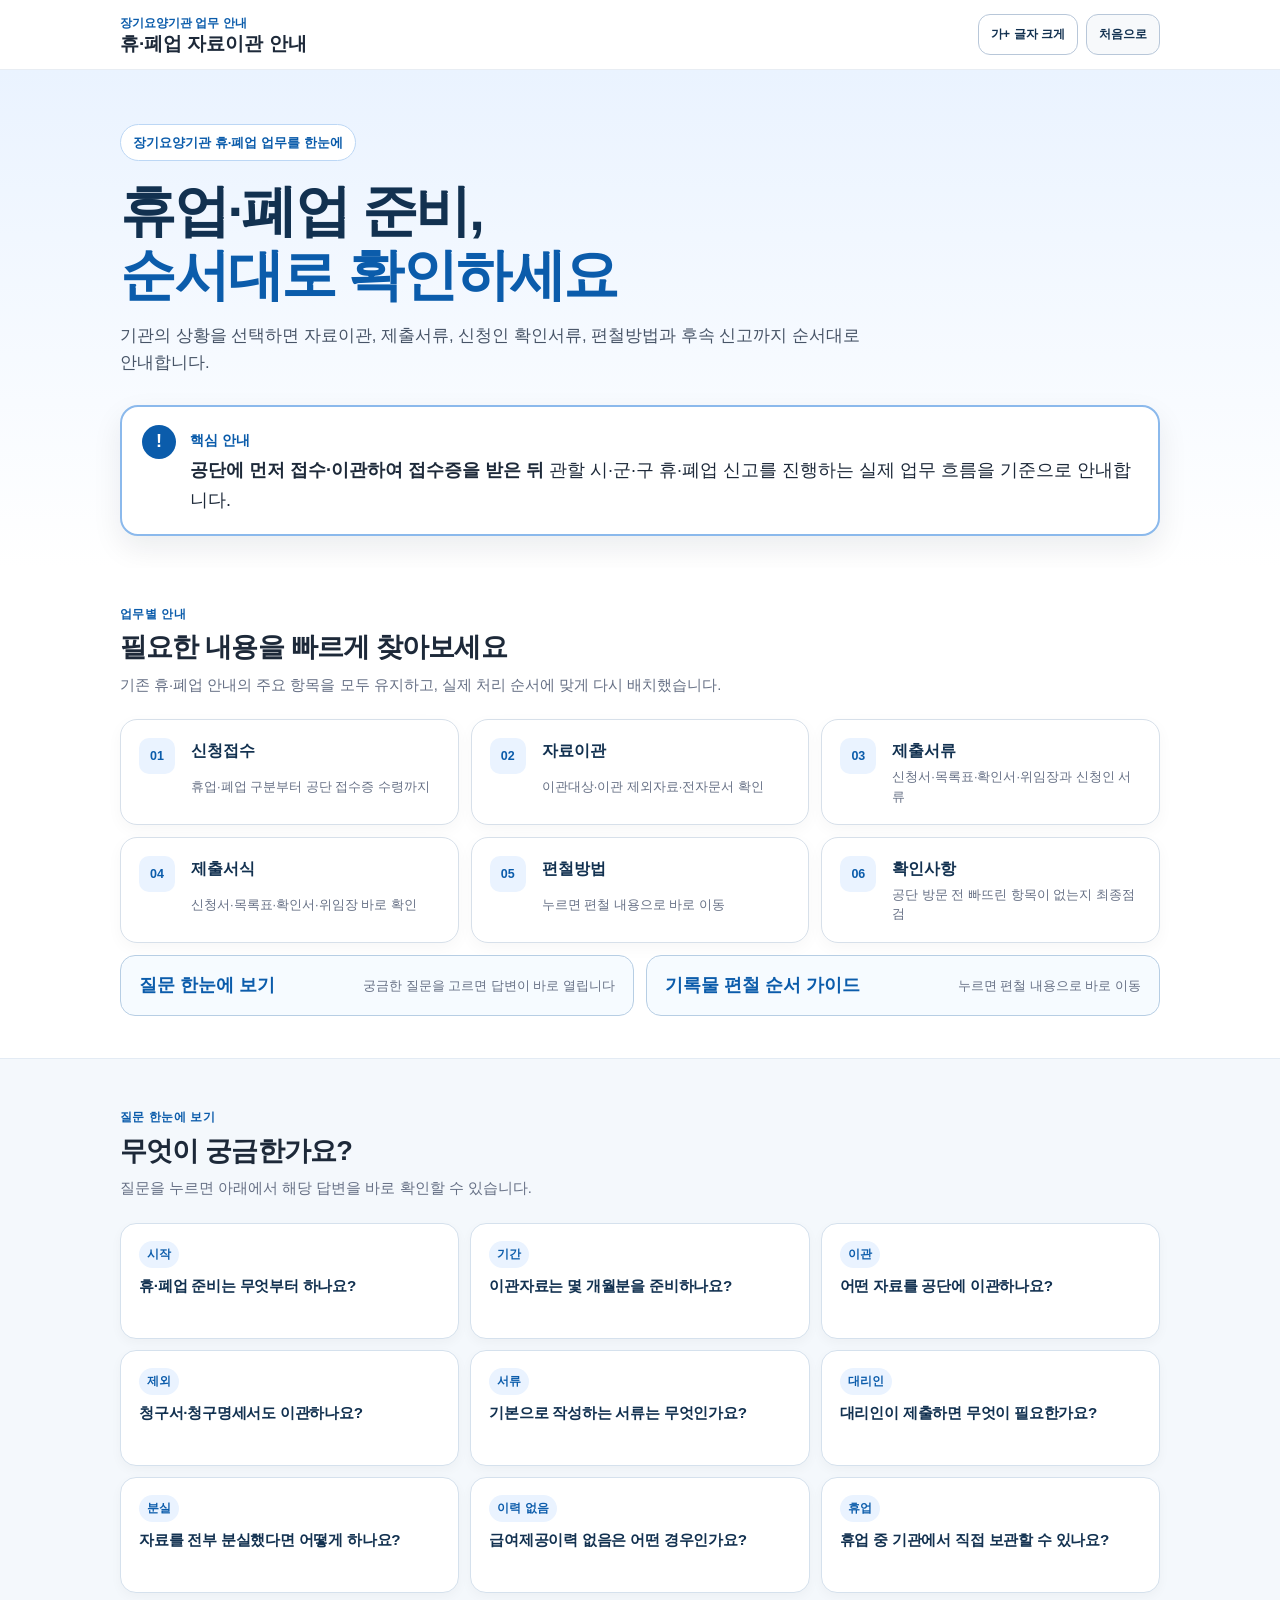
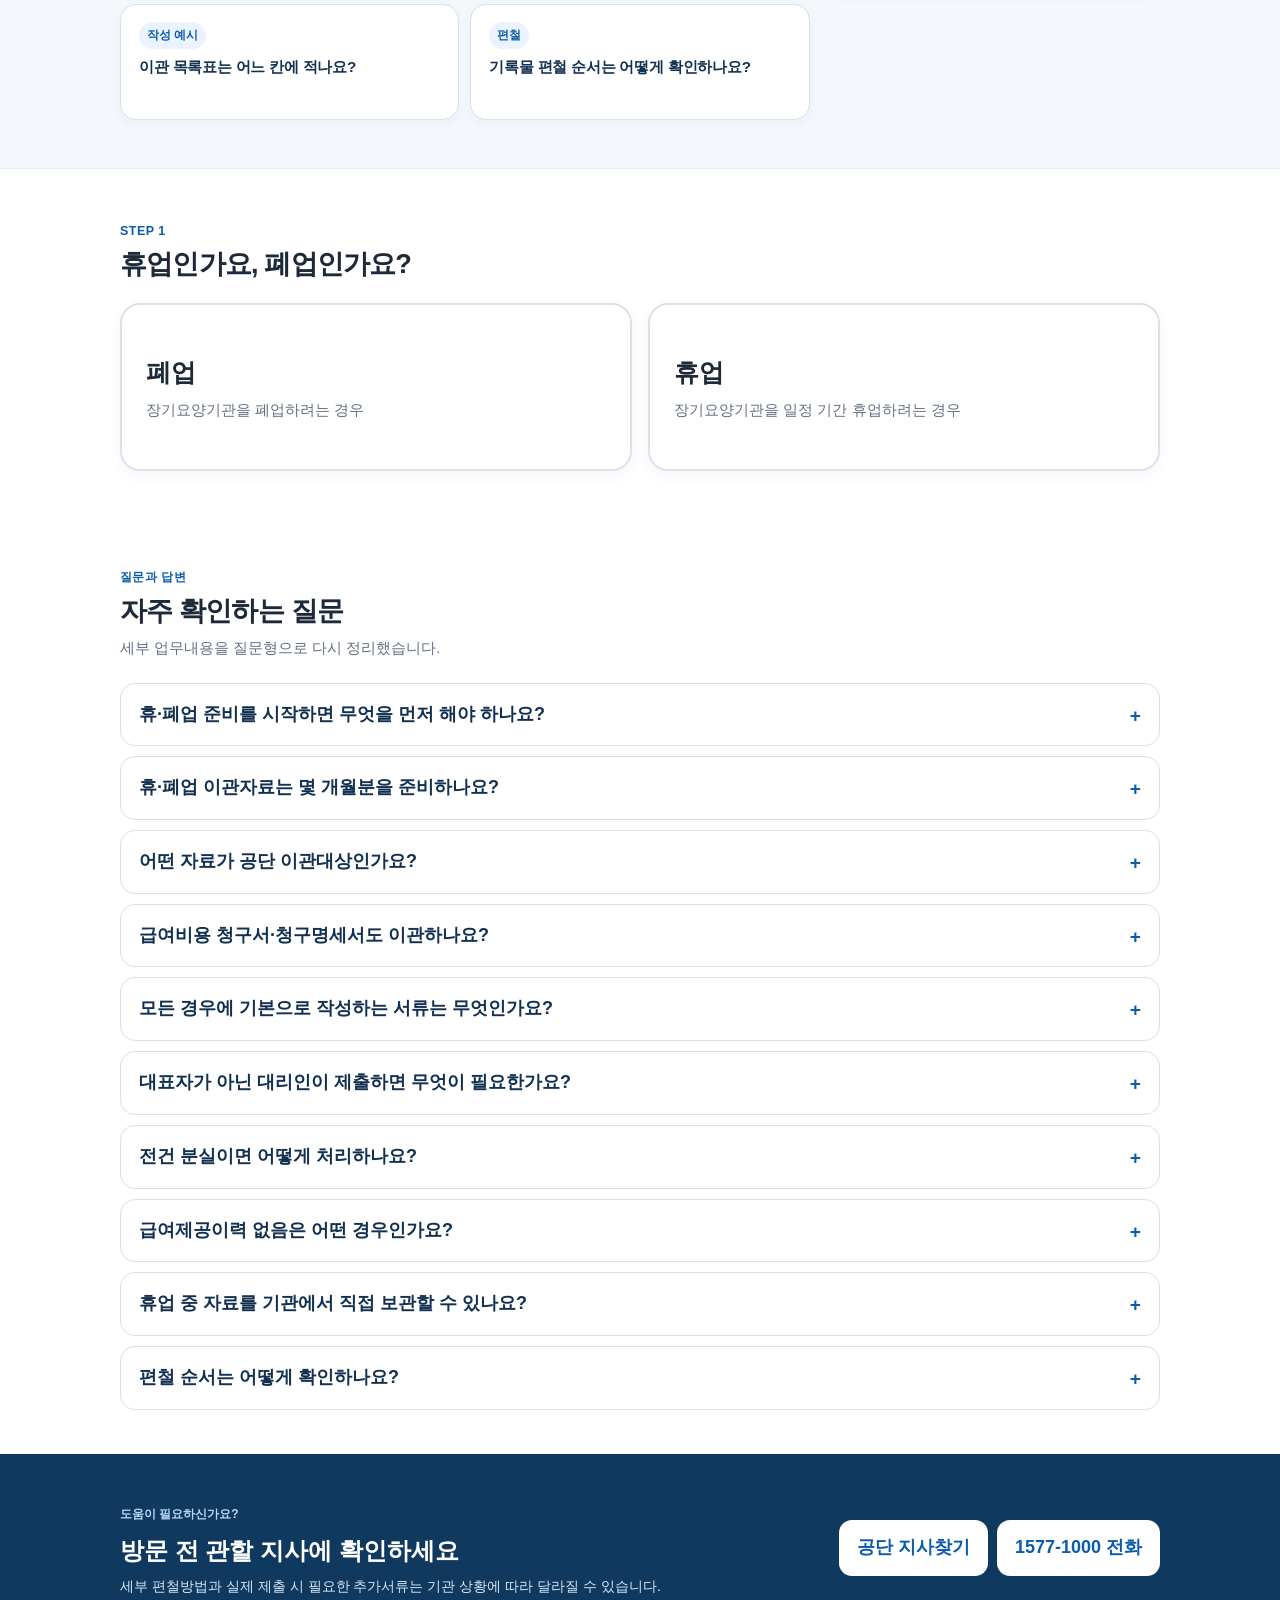
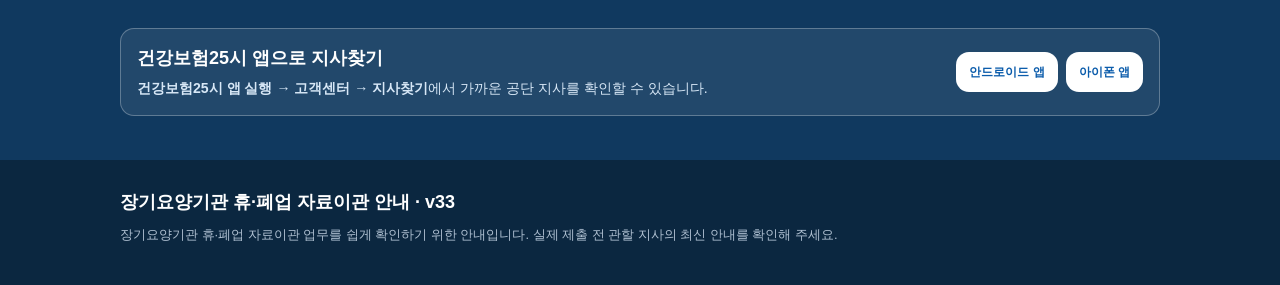
<file: index.html>
<!doctype html>
<html lang="ko">
<head>
  <meta charset="utf-8" />
  <meta name="viewport" content="width=device-width,initial-scale=1,viewport-fit=cover" />
  <meta name="theme-color" content="#0b5cab" />
  <meta name="description" content="장기요양기관 휴업·폐업 자료이관 절차를 쉽게 확인하는 안내 사이트" />
  <title>장기요양기관 휴·폐업 안내</title>
  <link rel="stylesheet" href="styles-v33.css?v=33" />
  <link rel="manifest" href="manifest.json" />
  <link rel="icon" href="icons/icon-192.png" />
</head>
<body>
  <a class="skip" href="#main">본문 바로가기</a>

  <header class="site-header">
    <div class="shell header-row">
      <div>
        <p class="overline">장기요양기관 업무 안내</p>
        <h1>휴·폐업 자료이관 안내</h1>
      </div>
      <div class="header-actions">
        <button id="fontBtn" class="utility-btn" type="button" aria-pressed="false">가+ 글자 크게</button>
        <button id="resetBtn" class="utility-btn ghost" type="button">처음으로</button>
      </div>
    </div>
  </header>

  <main id="main">
    <section class="hero">
      <div class="shell">
        <span class="hero-chip">장기요양기관 휴·폐업 업무를 한눈에</span>
        <h2>휴업·폐업 준비,<br><strong>순서대로 확인하세요</strong></h2>
        <p class="hero-text">기관의 상황을 선택하면 자료이관, 제출서류, 신청인 확인서류, 편철방법과 후속 신고까지 <span class="no-break">순서대로</span> 안내합니다.</p>

        <div class="core-alert">
          <span class="alert-icon" aria-hidden="true">!</span>
          <div>
            <strong>핵심 안내</strong>
            <p><b>공단에 먼저 접수·이관하여 접수증을 받은 뒤</b> 관할 시·군·구 휴·폐업 신고를 진행하는 실제 업무 흐름을 기준으로 안내합니다.</p>
          </div>
        </div>
      </div>
    </section>

    <section class="overview-section" id="overview">
      <div class="shell">
        <div class="section-heading">
          <span>업무별 안내</span>
          <h2>필요한 내용을 빠르게 찾아보세요</h2>
          <p>기존 휴·폐업 안내의 주요 항목을 모두 유지하고, 실제 처리 순서에 맞게 다시 배치했습니다.</p>
        </div>
        <div class="overview-grid">
          <a href="#start" class="overview-card"><b>01</b><strong>신청접수</strong><span>휴업·폐업 구분부터 공단 접수증 수령까지</span></a>
          <a href="#records" class="overview-card"><b>02</b><strong>자료이관</strong><span>이관대상·이관 제외자료·전자문서 확인</span></a>
          <a href="#documents" class="overview-card"><b>03</b><strong>제출서류</strong><span>신청서·목록표·확인서·위임장과 신청인 서류</span></a>
          <a href="#forms" class="overview-card"><b>04</b><strong>제출서식</strong><span>신청서·목록표·확인서·위임장 바로 확인</span></a>
          <a href="#binding" class="overview-card"><b>05</b><strong>편철방법</strong><span>누르면 편철 내용으로 바로 이동</span></a>
          <a href="#check" class="overview-card"><b>06</b><strong>확인사항</strong><span>공단 방문 전 빠뜨린 항목이 없는지 최종점검</span></a>
        </div>
        <div class="overview-subrow">
          <a href="#question-overview" class="overview-wide"><strong>질문 한눈에 보기</strong><span>궁금한 질문을 고르면 답변이 바로 열립니다</span></a>
          <a href="#binding" class="overview-wide"><strong>기록물 편철 순서 가이드</strong><span>누르면 편철 내용으로 바로 이동</span></a>
        </div>
      </div>
    </section>

    <section class="question-overview-section" id="question-overview">
      <div class="shell">
        <div class="section-heading">
          <span>질문 한눈에 보기</span>
          <h2>무엇이 궁금한가요?</h2>
          <p>질문을 누르면 아래에서 해당 답변을 바로 확인할 수 있습니다.</p>
        </div>
        <div class="question-overview-grid">
          <a href="#faq-start" class="question-overview-card"><b>시작</b><strong>휴·폐업 준비는 무엇부터 하나요?</strong></a>
          <a href="#faq-period" class="question-overview-card"><b>기간</b><strong>이관자료는 몇 개월분을 준비하나요?</strong></a>
          <a href="#faq-transfer" class="question-overview-card"><b>이관</b><strong>어떤 자료를 공단에 이관하나요?</strong></a>
          <a href="#faq-exclusion" class="question-overview-card"><b>제외</b><strong>청구서·청구명세서도 이관하나요?</strong></a>
          <a href="#faq-basic-docs" class="question-overview-card"><b>서류</b><strong>기본으로 작성하는 서류는 무엇인가요?</strong></a>
          <a href="#faq-agent" class="question-overview-card"><b>대리인</b><strong>대리인이 제출하면 무엇이 필요한가요?</strong></a>
          <a href="#faq-loss" class="question-overview-card"><b>분실</b><strong>자료를 전부 분실했다면 어떻게 하나요?</strong></a>
          <a href="#faq-no-history" class="question-overview-card"><b>이력 없음</b><strong>급여제공이력 없음은 어떤 경우인가요?</strong></a>
          <a href="#faq-self-storage" class="question-overview-card"><b>휴업</b><strong>휴업 중 기관에서 직접 보관할 수 있나요?</strong></a>
          <a href="#transfer-list-example" class="question-overview-card"><b>작성 예시</b><strong>이관 목록표는 어느 칸에 적나요?</strong></a>
          <a href="#faq-binding" class="question-overview-card"><b>편철</b><strong>기록물 편철 순서는 어떻게 확인하나요?</strong></a>
        </div>
      </div>
    </section>

    <section class="selector-section" id="start">
      <div class="shell">
        <div class="section-heading">
          <span>STEP 1</span>
          <h2>휴업인가요, 폐업인가요?</h2>
        </div>
        <div class="big-choice-grid" role="group" aria-label="휴업 또는 폐업 선택">
          <button type="button" class="big-choice" data-business="close">
            <strong>폐업</strong>
            <small>장기요양기관을 폐업하려는 경우</small>
          </button>
          <button type="button" class="big-choice" data-business="pause">
            <strong>휴업</strong>
            <small>장기요양기관을 일정 기간 휴업하려는 경우</small>
          </button>
        </div>
      </div>
    </section>

    <section class="selector-section soft hidden" id="typeSection">
      <div class="shell">
        <div class="section-heading">
          <span>STEP 2</span>
          <h2>어떤 처리유형에 해당하나요?</h2>
          <p>기관의 현재 상황과 가장 가까운 항목을 선택하세요.</p>
        </div>
        <div class="type-grid" id="typeGrid"></div>
      </div>
    </section>


    <section class="selector-section hidden" id="operationSection">
      <div class="shell">
        <div class="section-heading">
          <span>STEP 3</span>
          <h2>현재 장기요양급여를 제공하고 있나요?</h2>
          <p>자료이관을 선택한 경우 확인합니다. <b>현재 급여제공 여부</b>에 따라 일부이관 또는 이관완료 절차가 달라집니다.</p>
        </div>
        <div class="big-choice-grid" role="group" aria-label="현재 운영 여부 선택">
          <button type="button" class="big-choice" data-operation="active">
            <strong>현재 급여제공 중</strong>
            <small>휴·폐업 예정일까지 급여제공이 계속되는 경우</small>
          </button>
          <button type="button" class="big-choice" data-operation="ended">
            <strong>현재 급여제공 없음</strong>
            <small>현재 장기요양급여를 제공하지 않는 경우</small>
          </button>
        </div>
      </div>
    </section>

    <section class="result-wrap hidden" id="resultSection" aria-live="polite">
      <div class="shell">
        <div class="result-summary">
          <div>
            <span class="result-label">선택한 상황</span>
            <h2 id="resultTitle"></h2>
            <p id="resultIntro"></p>
          </div>
          <button class="change-btn" id="changeBtn" type="button">다시 선택</button>
        </div>

        <nav class="jump-nav" aria-label="바로가기">
          <button type="button" data-jump="flow">처리 순서</button>
          <button type="button" data-jump="documents">준비 서류</button>
          <button type="button" data-jump="applicantDocs">신청인 서류</button>
          <button type="button" data-jump="forms">제출 서식</button>
          <button type="button" data-jump="records">이관 자료</button>
          <button type="button" data-jump="binding">편철 가이드</button>
          <button type="button" data-jump="check">최종 확인</button>
        </nav>
      </div>
    </section>

    <section class="content hidden" id="flow" data-content>
      <div class="shell">
        <div class="section-heading">
          <span>진행 순서</span>
          <h2>이 순서대로 준비하세요</h2>
        </div>
        <div class="flow-list" id="flowList"></div>
        <div class="situation-help hidden" id="situationHelp"></div>
        <div class="tip-box" id="flowTip"></div>
        <div class="legal-detail hidden" id="legalDetail"></div>
      </div>
    </section>

    <section class="content soft hidden" id="documents" data-content>
      <div class="shell">
        <div class="section-heading">
          <span>준비 서류</span>
          <h2>모든 유형에서 먼저 확인하세요</h2>
        </div>

        <div class="simple-docs">
          <div class="simple-doc"><b>1. 신청서</b><span>모든 경우 작성합니다.</span></div>
          <div class="simple-plus">+</div>
          <div class="simple-doc"><b>2. 이관 목록표</b><span>모든 경우 기본으로 작성합니다.</span></div>
        </div>
        <p class="simple-doc-note"><b>분실·훼손 자료가 있으면</b> 분실 및 훼손 목록표를 추가로 작성합니다. 확인서는 분실·훼손, 급여제공내역 없음 또는 기타 사유에 해당하는 경우 작성하고, 위임장은 대리인이 신청하는 경우 준비합니다.</p>

        <div class="selected-doc-box">
          <h3 id="selectedDocTitle">선택한 유형의 준비서류</h3>
          <ul id="selectedDocList"></ul>
        </div>
        <div class="doc-help hidden" id="docHelp"></div>

        <div class="caution-line">
          <strong>확인서</strong>는 이관자료의 <b>분실, 훼손, 급여제공내역 없음 또는 기타 사유</b>에 해당하는 경우 작성합니다. 분실·훼손은 각각 <b>일부 또는 전부</b>를 구분해 표시하고, 해당 사유나 내용을 작성합니다.
        </div>

        <div class="applicant-box" id="applicantDocs">
          <div class="section-heading compact">
            <span>신청인 확인서류</span>
            <h2>대표자가 직접 방문하나요?</h2>
            <p>대표자 방문인지 대리인 방문인지, 기관이 개인인지 법인인지에 따라 확인서류가 달라집니다.</p>
          </div>
          <div class="applicant-step">
            <strong>1. 방문자 선택</strong>
            <div class="segmented" role="group" aria-label="방문자 선택">
              <button type="button" data-visitor="rep">대표자 직접 방문</button>
              <button type="button" data-visitor="agent">대리인 방문</button>
            </div>
          </div>
          <div class="applicant-step hidden" id="entityStep">
            <strong>2. 기관 구분</strong>
            <div class="segmented" role="group" aria-label="기관 구분">
              <button type="button" data-entity="individual">개인기관</button>
              <button type="button" data-entity="corporate">법인기관</button>
            </div>
          </div>
          <div class="applicant-result hidden" id="applicantResult"></div>
          <div class="applicant-plain-guide">
            <strong>대리인이 제출하는 경우</strong>
            <p>대표자가 직접 방문하지 않는 경우에는 <b>위임장</b>을 작성합니다. 개인기관과 법인기관은 위임장에 사용하는 인감과 확인서류가 다르므로 아래 선택결과를 확인하세요.</p>
          </div>
          <details class="details applicant-details">
            <summary>대리 신청 서류의 근거와 유의사항</summary>
            <div>
              <p>장기요양급여 제공자료 공단이관·자체보관 신청서(별지 제36호)는 <b>신청인이 대리인인 경우 위임장</b>을 첨부하도록 정하고 있습니다.</p>
              <p>개인·법인별 인감증명서와 신분증 확인은 공단의 장기요양기관 방문접수 기준을 함께 반영한 안내입니다. 실제 제출 전 관할 지사의 최신 접수기준을 확인하세요.</p>
            </div>
          </details>
        </div>
      </div>
    </section>

    <section class="content hidden" id="forms" data-content>
      <div class="shell">
        <div class="section-heading">
          <span>제출 서식</span>
          <h2>필요한 서식을 바로 확인하세요</h2>
          <p>참고 사이트의 서식 구성을 유지하되, 공식 법령 서식은 국가법령정보센터로 연결했습니다.</p>
        </div>

        <div class="forms-bundle">
          <div>
            <span>관련 서식 전체</span>
            <strong>신청서 · 이관목록표 · 분실/훼손목록표 · 확인서 · 위임장</strong>
            <p>별지 제36호의 3개 서식은 하나의 공식 서식 파일에 함께 포함되어 있습니다.</p>
          </div>
          <a class="bundle-download" href="forms/관련서식_전체모음.zip" download>전체 다운로드</a>
        </div>

        <div class="forms-grid forms-grid-five">
          <article class="form-card">
            <span>별지 제36호</span>
            <strong>공단이관·자체보관 신청서</strong>
            <p>휴·폐업 시 공단이관 또는 자체보관을 신청하는 법정서식입니다.</p>
            <div class="form-actions">
              <a href="forms/annex36-preview.html" target="_blank" rel="noopener">미리보기</a>
              <a href="https://www.law.go.kr/LSW/flDownload.do?bylClsCd=110202&flSeq=153264663&gubun=" target="_blank" rel="noopener">다운로드</a>
            </div>
          </article>
          <article class="form-card">
            <span>별지 제36호</span>
            <strong>이관 목록표</strong>
            <p>수급자별·공통서류별 이관 자료와 실제 수량을 기재합니다.</p>
            <div class="form-actions">
              <a href="forms/annex36-preview.html#transfer-list" target="_blank" rel="noopener">미리보기</a>
              <a href="https://www.law.go.kr/LSW/flDownload.do?bylClsCd=110202&flSeq=153264663&gubun=" target="_blank" rel="noopener">다운로드</a>
            </div>
          </article>
          <article class="form-card">
            <span>별지 제36호</span>
            <strong>분실 및 훼손 목록표</strong>
            <p>분실·훼손된 자료가 있는 경우 해당 자료와 수량을 기재합니다.</p>
            <div class="form-actions">
              <a href="forms/annex36-preview.html#loss-list" target="_blank" rel="noopener">미리보기</a>
              <a href="https://www.law.go.kr/LSW/flDownload.do?bylClsCd=110202&flSeq=153264663&gubun=" target="_blank" rel="noopener">다운로드</a>
            </div>
          </article>
          <article class="form-card">
            <span>별지 제14호</span>
            <strong>위임장</strong>
            <p>대표자가 아닌 대리인이 신청할 때 작성합니다.</p>
            <div class="form-actions">
              <a href="forms/authorization.html" target="_blank" rel="noopener">미리보기</a>
              <a href="forms/authorization.html" download="위임장_별지14호.html">다운로드</a>
            </div>
          </article>
          <article class="form-card">
            <span>별지 제2호</span>
            <strong>확인서</strong>
            <p>분실·훼손, 급여제공내역 없음 또는 기타 사유에 해당할 때 작성합니다.</p>
            <div class="form-actions">
              <a href="forms/confirmation.html" target="_blank" rel="noopener">미리보기</a>
              <a href="forms/confirmation.html" download="확인서_별지2호.html">다운로드</a>
            </div>
          </article>
        </div>
      </div>
    </section>

    <section class="transfer-example-section hidden" id="transfer-list-example" data-content data-guide-content>
      <div class="shell">
        <div class="section-heading">
          <span>이관 목록표 작성 예시</span>
          <h2>방문요양은 이렇게 적습니다</h2>
          <p>별지 제36호서식의 장기요양급여 제공자료 이관 목록표를 기준으로 한 기재 예시입니다.</p>
        </div>

        <div class="example-rule-grid">
          <article><b>공통서류</b><p><strong>인정번호</strong> 칸에 서류명을 적고, 매수는 <strong>② 장기요양급여제공기록지 등</strong> 칸에 적습니다.</p></article>
          <article><b>수급자별 서류</b><p>공통서류 다음 줄부터 <strong>연번·장기요양인정번호·성명</strong>을 적고 계약서·기록지·명세서 칸에 각각 매수를 적습니다.</p></article>
        </div>

        <div class="transfer-table-wrap" role="region" aria-label="방문요양 이관 목록표 작성 예시" tabindex="0">
          <table class="transfer-example-table">
            <caption>방문요양 이관 목록표 기재 예시 — 숫자는 이해를 돕기 위한 가상 매수입니다.</caption>
            <thead>
              <tr>
                <th scope="col">연번</th>
                <th scope="col">장기요양<br>인정번호</th>
                <th scope="col">성명</th>
                <th scope="col">① 장기요양급여<br>계약에 관한 서류</th>
                <th scope="col" class="target-column">② 장기요양급여<br>제공기록지 등</th>
                <th scope="col">③ 방문간호<br>지시서</th>
                <th scope="col">④ 장기요양급여비용<br>명세서 부본</th>
                <th scope="col">⑤ ②부터 ④까지의 서류 중<br>전자문서로 기록·관리하고 있는 경우<br>그 전자문서</th>
                <th scope="col">비고</th>
              </tr>
            </thead>
            <tbody>
              <tr class="total-row"><th colspan="3" scope="row">총계(예시)</th><td>27</td><td class="target-column">248</td><td>0</td><td>48</td><td>0</td><td></td></tr>
              <tr class="common-row"><td></td><th scope="row">배상책임보험 증서</th><td></td><td></td><td class="target-column"><strong>1</strong></td><td></td><td></td><td></td><td></td></tr>
              <tr class="common-row"><td></td><th scope="row">직원 근무일지</th><td></td><td></td><td class="target-column"><strong>12</strong></td><td></td><td></td><td></td><td></td></tr>
              <tr class="common-row"><td></td><th scope="row">프로그램관리자·사회복지사<br>업무수행일지</th><td></td><td></td><td class="target-column"><strong>24</strong></td><td></td><td></td><td></td><td></td></tr>
              <tr class="common-row"><td></td><th scope="row">교육시간 관리대장</th><td></td><td></td><td class="target-column"><strong>3</strong></td><td></td><td></td><td></td><td></td></tr>
              <tr class="recipient-row"><td><strong>1</strong></td><td><strong>L0000000</strong></td><td>김철수</td><td><strong>9</strong></td><td class="target-column"><strong>52</strong></td><td></td><td><strong>12</strong></td><td></td><td></td></tr>
              <tr class="recipient-row"><td><strong>2</strong></td><td><strong>L2222222</strong></td><td>박영수</td><td><strong>9</strong></td><td class="target-column"><strong>52</strong></td><td></td><td><strong>12</strong></td><td></td><td></td></tr>
              <tr class="recipient-row"><td><strong>3</strong></td><td><strong>L1111111</strong></td><td>이영희</td><td><strong>0</strong></td><td class="target-column"><strong>52</strong></td><td></td><td><strong>12</strong></td><td></td><td class="remark-example">2025년 계약건</td></tr>
              <tr class="recipient-row"><td><strong>4</strong></td><td><strong>L3333333</strong></td><td>홍길동</td><td><strong>9</strong></td><td class="target-column"><strong>52</strong></td><td></td><td><strong>12</strong></td><td></td><td></td></tr>
            </tbody>
          </table>
        </div>

        <div class="example-cautions">
          <strong>작성할 때 주의하세요</strong>
          <ul>
            <li>위 숫자와 수급자 정보는 작성 위치를 보여주기 위한 예시이며, 실제 보유자료를 세어 숫자만 기재합니다.</li>
            <li>공통서류 4종도 ② 기록지 등 칸의 총계에 포함하고, 수급자별 기록지 매수와 합산합니다.</li>
            <li>방문요양에는 방문간호지시서가 없으므로 ③ 칸은 비워둡니다.</li>
          </ul>
        </div>
      </div>
    </section>

    <section class="content soft hidden" id="records" data-content>
      <div class="shell">
        <div class="section-heading">
          <span>이관 자료</span>
          <h2>어떤 기록물을 확인해야 하나요?</h2>
        </div>

        <div class="record-period-guide">
          <span class="record-period-icon" aria-hidden="true">61</span>
          <div>
            <strong>이관자료는 기준월을 포함해 총 61개월분을 준비합니다</strong>
            <p>휴·폐업일이 속한 달을 기준월로 하여, <b>5년 전 같은 달부터 기준월까지</b>의 자료를 확인합니다. 시작월과 종료월을 모두 포함하므로 총 61개월입니다.</p>
            <div class="record-period-example"><b>계산 예시</b> 2026년 9월이 기준월이면 2021년 9월부터 2026년 9월까지의 자료를 준비합니다.</div>
          </div>
        </div>

        <div class="service-record-note">
          <strong>장기요양기관의 급여종류에 따라 확인할 자료가 조금씩 다릅니다.</strong>
          <p>장기요양기관의 급여종류에 따라 공통서류와 수급자별 편철자료가 다릅니다. 아래 편철 가이드에서 운영연도와 급여종류를 선택하면 실제 편철 구조에 맞춰 확인할 수 있습니다.</p>
          <a href="#binding">급여종류별 자료 확인하기 →</a>
        </div>

        <div class="record-grid">
          <article><b>01</b><h3>장기요양급여 계약 관련 서류</h3><p>수급자와의 장기요양급여 계약에 관한 보존자료를 확인합니다.</p></article>
          <article><b>02</b><h3>급여제공기록지 등</h3><p>급여제공기록지와 급여비용 산정에 필요한 관련 증빙서류를 확인합니다.</p></article>
          <article class="visit-nursing-only"><b>03</b><span class="record-only-badge">방문간호만 제출</span><h3>방문간호지시서</h3><p><strong>방문간호 급여를 제공한 기관만</strong> 제출합니다. 방문요양·방문목욕 등 다른 급여종류는 해당하지 않습니다.</p></article>
          <article><b>04</b><h3>급여비용 명세서 관련 자료</h3><p>기관에서 보존 중인 급여비용 명세 관련 자료를 확인합니다.</p></article>
        </div>

        <details class="details">
          <summary>자료 수량은 어떻게 확인하나요?</summary>
          <div><p>신청서와 목록표에 적은 수량이 실제 자료와 일치하도록 확인합니다. 이관하는 자료가 일부 분실·훼손된 경우에는 해당 내용을 별도 목록에 표시합니다.</p></div>
        </details>

        <div class="record-note"><strong>법령상 이관 범위</strong><p>휴·폐업 시에는 보존기간 중인 자료 중 <b>급여계약 서류, 급여제공기록지 등 산정 관련 서류, 방문간호지시서, 급여비용 명세서 부본(또는 본인부담금수납대장)</b>을 중심으로 확인합니다. 급여비용 청구서·청구명세서는 이관 대상에서 제외됩니다.</p></div>
      </div>
    </section>

    <section class="content hidden" id="binding" data-content data-guide-content>
      <div class="shell">
        <div class="section-heading">
          <span>편철 가이드</span>
          <h2>기록물 편철 순서 가이드</h2>
          <p>연도와 급여종류를 선택하면 공통서류와 수급자별 편철 구조를 확인할 수 있습니다. 별지 서식이 있는 항목은 결과 화면에서 <b>서식 원문</b>을 눌러 해당 연도의 서식 페이지를 바로 확인할 수 있습니다.</p>
        </div>

        <div class="binding-rule">
          <strong>편철 기본 순서</strong>
          <div class="binding-rule-steps">
            <span>① 운영연도별</span><b>→</b><span>② 공통서류</span><b>→</b><span>③ 급여종류별·수급자별</span><b>→</b><span>④ 목록표 수량 대조</span>
          </div>
          <p>실제 이관 수량은 신청서와 이관 목록표에 적은 수량과 일치하도록 최종 확인하세요.</p>
        </div>

        <div class="binding-page-rules" aria-label="쪽번호 기재와 분권 기준">
          <article class="page-number-rule">
            <span class="binding-rule-icon" aria-hidden="true">✏️</span>
            <div>
              <strong>각 장 우측 하단에 연필로 쪽번호를 적습니다</strong>
              <p>자료의 실제 장수를 확인한 뒤 각 장의 우측 하단에 연필로 번호를 적습니다. 번호는 전체 자료를 이어서 매기는 것이 아니라 <b>서류 항목이 바뀔 때마다 1부터 다시 시작</b>합니다.</p>
              <ol class="numbering-steps">
                <li><b>공통서류:</b> 배상책임보험, 직원 근무일지, 업무수행일지, 교육시간 관리대장을 각각 별도 항목으로 보고 번호를 새로 시작합니다.</li>
                <li><b>수급자별 서류:</b> 수급자를 성명 가나다순으로 정리한 뒤, 수급자마다 계약서·제공기록지·명세서를 구분하여 각 서류를 1부터 시작합니다.</li>
                <li><b>자료가 0매인 경우:</b> 이관 목록표에는 0을 적고 실제 편철할 자료가 없으므로 쪽번호도 적지 않습니다. 필요한 설명은 비고란에 적습니다.</li>
              </ol>
              <div class="numbering-example-grid">
                <div><b>공통서류 예시</b><span>배상책임보험 4매 → 1~4</span><span>직원 근무일지 12매 → 다시 1~12</span><span>업무수행일지 24매 → 다시 1~24</span><span>교육시간 관리대장 3매 → 다시 1~3</span></div>
                <div><b>수급자별 예시</b><span>김철수 계약서 9매 → 1~9</span><span>김철수 제공기록지 52매 → 다시 1~52</span><span>김철수 명세서 12매 → 다시 1~12</span><span>이영희 계약서 0매 → 쪽번호 없음·비고 기재</span></div>
              </div>
              <div class="numbering-caution"><b>주의</b> 배상책임보험의 마지막 번호 다음부터 직원 근무일지 번호를 이어 적지 않습니다. 수급자가 바뀌거나 계약서에서 제공기록지로 서류 종류가 바뀌면 반드시 다시 1부터 시작합니다.</div>
            </div>
          </article>
          <article class="volume-rule">
            <span class="binding-rule-icon" aria-hidden="true">📚</span>
            <div>
              <strong>모든 자료는 300매를 기준으로 1권씩 나눕니다</strong>
              <p>다만 <b>한 수급자의 자료는 권과 권 사이에서 끊기지 않도록</b> 한 권에 함께 편철합니다.</p>
              <div class="volume-cover-guide">
                <b>표지에 반드시 적을 내용</b>
                <ul>
                  <li><b>해당 기관명</b></li>
                  <li><b>급여종류</b> (예: 방문요양)</li>
                  <li><b>자료 해당 연도</b> (예: 2025년)</li>
                  <li><b>전체 권수 중 현재 권 번호</b> (예: 총 2권 중 1권)</li>
                </ul>
                <span class="volume-cover-example">표지 예시: ○○재가복지센터 · 방문요양 · 2025년 · 총 2권 중 1권</span>
              </div>
              <p class="volume-tie-rule"><b>표지를 붙인 뒤 자료가 흩어지지 않도록 권별로 고무줄로 묶어서 가져오세요.</b></p>
              <p class="volume-year-rule"><b>연도가 바뀌면 앞 권에 여유가 남아 있어도 이전 연도 자료와 합치지 않고 새로운 권으로 시작합니다.</b></p>
              <div class="volume-example"><b>예시</b> 1권이 280매인 상태에서 다음 수급자 자료가 45매라면, 280매에서 1권을 마치고 다음 수급자 45매는 2권에 모두 넣습니다.</div>
            </div>
          </article>
        </div>

        <div class="binding-select-panel">
          <div class="binding-select-group">
            <div class="binding-select-head">
              <div><span>📅</span><strong>운영기간</strong><small>복수선택 가능</small></div>
              <button type="button" id="clearBindingBtn" class="mini-clear">전체 해제</button>
            </div>
            <div class="choice-chip-grid" id="yearChoices">
              <label class="choice-chip"><input type="checkbox" value="2021년"><span>2021년</span></label>
              <label class="choice-chip"><input type="checkbox" value="2022년"><span>2022년</span></label>
              <label class="choice-chip"><input type="checkbox" value="2023년"><span>2023년</span></label>
              <label class="choice-chip"><input type="checkbox" value="2024년"><span>2024년</span></label>
              <label class="choice-chip"><input type="checkbox" value="2025년"><span>2025년</span></label>
              <label class="choice-chip"><input type="checkbox" value="2026년"><span>2026년</span></label>
            </div>
          </div>

          <div class="binding-select-group">
            <div class="binding-select-head">
              <div><span>🏷️</span><strong>급여종류</strong><small>복수선택 가능</small></div>
            </div>
            <div class="choice-chip-grid service-chips" id="serviceChoices">
              <label class="choice-chip"><input type="checkbox" value="방문요양"><span>방문요양</span></label>
              <label class="choice-chip"><input type="checkbox" value="방문목욕"><span>방문목욕</span></label>
              <label class="choice-chip"><input type="checkbox" value="방문간호"><span>방문간호</span></label>
              <label class="choice-chip"><input type="checkbox" value="복지용구"><span>복지용구</span></label>
              <label class="choice-chip"><input type="checkbox" value="주야간보호"><span>주야간보호</span></label>
              <label class="choice-chip"><input type="checkbox" value="주야간보호 치매전담실"><span>주야간보호 치매전담실</span></label>
              <label class="choice-chip"><input type="checkbox" value="단기보호"><span>단기보호</span></label>
              <label class="choice-chip"><input type="checkbox" value="노인요양시설"><span>노인요양시설</span></label>
              <label class="choice-chip"><input type="checkbox" value="노인요양시설 치매전담실"><span>노인요양시설 치매전담실</span></label>
              <label class="choice-chip"><input type="checkbox" value="공동생활가정"><span>공동생활가정</span></label>
            </div>
          </div>
          <button type="button" class="make-label wide" id="makeLabelBtn">편철 구조 확인하기</button>
          <div id="bindingError" class="binding-error hidden">운영기간과 급여종류를 각각 1개 이상 선택해 주세요.</div>
        </div>
        <div id="labelResult" class="binding-results hidden"></div>

        <div class="exclude-box">
          <div class="exclude-badge">이관 제외</div>
          <div>
            <strong>장기요양급여비용 청구서·청구명세서는 공단 이관 대상에서 제외됩니다.</strong>
            <p>5년 보존자료에는 포함되지만, 휴·폐업 시 공단에 이관하는 자료에서는 시행규칙 제28조의2에 따라 제외됩니다.</p>
          </div>
        </div>

        <details class="details binding-details">
          <summary>전자문서로 관리한 자료는?</summary>
          <div><p>급여제공기록지, 방문간호지시서, 급여비용 명세서 관련 자료를 전자문서로 기록·관리한 경우에는 신청서와 목록표의 전자문서 항목도 함께 확인하세요. 실제 제출 매체·방식은 관할 지사 안내에 맞추는 것이 안전합니다.</p></div>
        </details>
      </div>
    </section>

    <section class="content soft hidden" id="check" data-content>
      <div class="shell">
        <div class="section-heading">
          <span>최종 확인</span>
          <h2>방문 전에 한 번 더 확인하세요</h2>
          <p>체크한 내용은 이 기기에서만 임시 저장됩니다.</p>
        </div>
        <div class="check-stage-grid" aria-label="확인사항 8단계">
          <div><b>01</b><span>휴업·폐업 구분</span></div>
          <div><b>02</b><span>공단 자료이관</span></div>
          <div><b>03</b><span>신청인 서류</span></div>
          <div><b>04</b><span>이관자료 확인</span></div>
          <div><b>05</b><span>이관 제외자료</span></div>
          <div><b>06</b><span>이관자료 편철</span></div>
          <div><b>07</b><span>접수증·시군구 신고</span></div>
          <div><b>08</b><span>최종점검</span></div>
        </div>
        <div id="checkList" class="check-list"></div>
        <button type="button" id="clearChecks" class="clear-checks">체크 초기화</button>
      </div>
    </section>

    <section class="faq-section" id="faq">
      <div class="shell">
        <div class="section-heading">
          <span>질문과 답변</span>
          <h2>자주 확인하는 질문</h2>
          <p>세부 업무내용을 질문형으로 다시 정리했습니다.</p>
        </div>
        <div class="faq-list">
          <details id="faq-start"><summary>휴·폐업 준비를 시작하면 무엇을 먼저 해야 하나요?</summary><p>실무상 공단에 자료이관 또는 해당 유형의 접수를 진행해 접수증을 받은 뒤, 그 접수증을 포함하여 관할 시·군·구 휴·폐업 신고를 진행합니다. 기관이 아직 급여제공 중인 경우에는 기존 자료를 일부이관하고, 급여제공 종료 후 새로 발생한 자료를 추가 이관하여 이관완료로 처리합니다.</p></details>
          <details id="faq-period"><summary>휴·폐업 이관자료는 몇 개월분을 준비하나요?</summary><p>휴·폐업일이 속한 기준월을 포함하여 총 61개월분을 준비합니다. 기준월로부터 5년 전 같은 달부터 기준월까지 시작월과 종료월을 모두 포함해 계산합니다. 예를 들어 2026년 9월이 기준월이면 2021년 9월부터 2026년 9월까지입니다.</p></details>
          <details id="faq-transfer"><summary>어떤 자료가 공단 이관대상인가요?</summary><p>장기요양급여 계약 관련 서류, 급여제공기록지 등 급여비용 산정 관련 서류, 방문간호지시서(해당 기관), 급여비용 명세서 부본 또는 본인부담금수납대장, 관련 전자문서를 확인합니다.</p></details>
          <details id="faq-exclusion"><summary>급여비용 청구서·청구명세서도 이관하나요?</summary><p>보존자료에는 포함되지만 휴·폐업 시 공단 이관 대상에서는 제외됩니다. 이관 대상과 기관 자체 보존대상을 혼동하지 않도록 구분하세요.</p></details>
          <details id="faq-basic-docs"><summary>모든 경우에 기본으로 작성하는 서류는 무엇인가요?</summary><p>공단이관·자체보관 신청서와 이관 목록표를 기본으로 작성합니다. 분실·훼손 자료가 있으면 분실 및 훼손 목록표를 추가합니다. 확인서는 분실·훼손, 급여제공내역 없음 또는 기타 사유에 해당할 때 작성하며, 분실·훼손은 일부 또는 전부를 구분해 표시합니다.</p></details>
          <details id="faq-agent"><summary>대표자가 아닌 대리인이 제출하면 무엇이 필요한가요?</summary><p>위임장을 작성해야 합니다. 개인기관과 법인기관은 위임장에 사용하는 인감 및 확인서류가 다르므로 ‘신청인 서류’에서 대표자/대리인과 개인/법인을 선택해 확인하세요.</p></details>
          <details id="faq-loss"><summary>전건 분실이면 어떻게 처리하나요?</summary><p>신청서, 이관 목록표, 분실 및 훼손 목록표, 확인서를 작성합니다. 확인서에는 분실·훼손된 자료와 경위를 기재합니다. 자료 기록·관리 또는 이관 의무 위반이 인정되는 경우 과태료가 부과될 수 있습니다.</p></details>
          <details id="faq-no-history"><summary>급여제공이력 없음은 어떤 경우인가요?</summary><p>최근 5년간 장기요양급여 제공이력이 없거나, 휴업 후 새로운 급여제공이력 없이 폐업을 신고하는 경우입니다. 신청서, 이관 목록표, 확인서를 작성하며 확인서에는 급여제공내역이 없다는 내용을 기재합니다.</p></details>
          <details id="faq-self-storage"><summary>휴업 중 자료를 기관에서 직접 보관할 수 있나요?</summary><p>휴업기관은 휴업 예정일 전에 자체보관을 신청하고 공단의 허가를 받은 경우에 자체보관할 수 있습니다. 신청서에는 보관기간, 보관장소, 보관책임자와 연락처를 작성합니다.</p></details>
          <details id="faq-binding"><summary>편철 순서는 어떻게 확인하나요?</summary><p>운영연도와 급여종류를 복수로 선택한 뒤 ‘편철 구조 확인하기’를 누르면 급여종류별 정리 순서를 확인할 수 있습니다.</p></details>
        </div>
      </div>
    </section>

    <section class="contact" id="contact">
      <div class="shell contact-inner">
        <div>
          <span>도움이 필요하신가요?</span>
          <h2>방문 전 관할 지사에 확인하세요</h2>
          <p>세부 편철방법과 실제 제출 시 필요한 추가서류는 기관 상황에 따라 달라질 수 있습니다.</p>
        </div>
        <div class="contact-links">
          <a href="https://www.nhis.or.kr/nhis/about/retrieveBranchList.do" target="_blank" rel="noopener">공단 지사찾기</a>
          <a href="tel:15771000">1577-1000 전화</a>
        </div>
        <div class="health25-guide">
          <div>
            <strong>건강보험25시 앱으로 지사찾기</strong>
            <p><b>건강보험25시 앱 실행 → 고객센터 → 지사찾기</b>에서 가까운 공단 지사를 확인할 수 있습니다.</p>
          </div>
          <div class="health25-links">
            <a href="https://play.google.com/store/apps/details?id=kr.or.nhic" target="_blank" rel="noopener">안드로이드 앱</a>
            <a href="https://apps.apple.com/kr/app/id375279377" target="_blank" rel="noopener">아이폰 앱</a>
          </div>
        </div>
      </div>
    </section>
  </main>

  <footer>
    <div class="shell">
      <strong>장기요양기관 휴·폐업 자료이관 안내 · v33</strong>
      <p>장기요양기관 휴·폐업 자료이관 업무를 쉽게 확인하기 위한 안내입니다. 실제 제출 전 관할 지사의 최신 안내를 확인해 주세요.</p>
    </div>
  </footer>

  <script>
    // 이전 버전 PWA 캐시가 남아 새 화면을 가리는 문제 방지
    if ('serviceWorker' in navigator) {
      navigator.serviceWorker.getRegistrations().then(regs => regs.forEach(r => r.unregister())).catch(()=>{});
    }
    if ('caches' in window) {
      caches.keys().then(keys => Promise.all(keys.filter(k => k.startsWith('hyupeup-guide-')).map(k => caches.delete(k)))).catch(()=>{});
    }
  </script>
  <script src="app-v33.js?v=33"></script>

  <div class="form-modal hidden" id="formModal" role="dialog" aria-modal="true" aria-labelledby="formModalTitle">
    <div class="form-modal-backdrop" data-form-close></div>
    <div class="form-modal-panel">
      <div class="form-modal-head">
        <div>
          <span class="form-modal-kicker" id="formModalKicker">편철 서식</span>
          <h2 id="formModalTitle">서식 미리보기</h2>
          <p id="formModalMeta"></p>
        </div>
        <button type="button" class="form-modal-close" data-form-close aria-label="서식 미리보기 닫기">×</button>
      </div>
      <div class="form-modal-toolbar">
        <a id="formModalOpen" class="form-toolbar-btn primary" href="#" target="_blank" rel="noopener">PDF 새 창에서 열기</a>
        <a id="formModalOfficial" class="form-toolbar-btn" href="https://www.nhis.or.kr/lm/lmxsrv/law/lawFullContent.do?SEQ=1637&SEQ_HISTORY=595646" target="_blank" rel="noopener">공단 규정 원문</a>
        <span class="form-toolbar-note">새 창에서 열면 브라우저의 인쇄/저장 기능을 사용할 수 있습니다.</span>
      </div>
      <div class="form-modal-body">
        <iframe id="formModalFrame" title="별지 서식 PDF 미리보기" loading="lazy"></iframe>
        <div class="form-frame-fallback">
          <strong>미리보기가 보이지 않나요?</strong>
          <span>외부 PDF 차단 환경에서는 위의 <b>PDF 새 창에서 열기</b>를 이용하세요.</span>
        </div>
      </div>
    </div>
  </div>

</body>
</html>
</file>
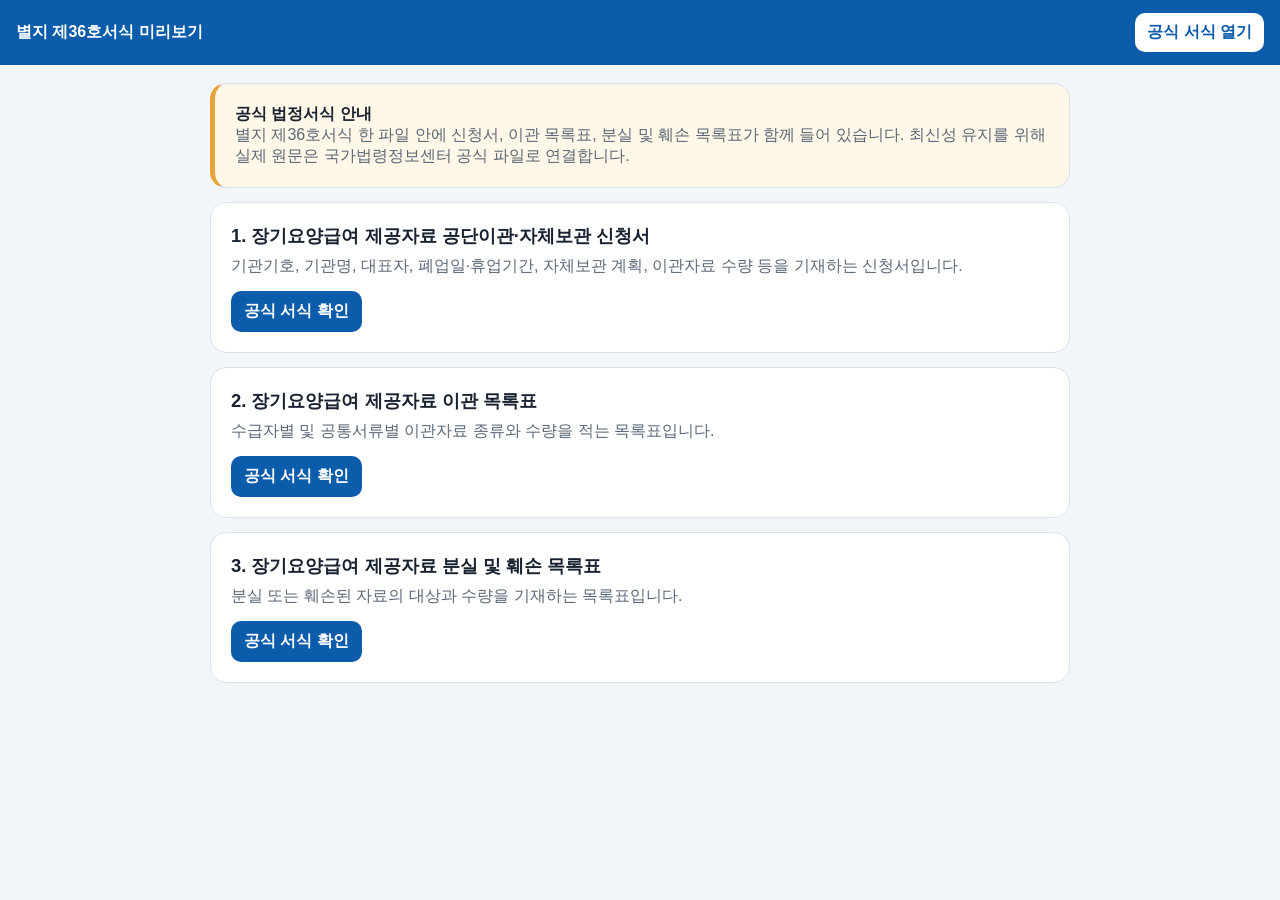
<file: forms/annex36-preview.html>
<!doctype html><html lang="ko"><head><meta charset="utf-8"><meta name="viewport" content="width=device-width,initial-scale=1"><title>별지 제36호서식 미리보기</title><style>body{margin:0;font-family:-apple-system,BlinkMacSystemFont,"Apple SD Gothic Neo","Noto Sans KR",sans-serif;background:#f3f6f9;color:#182230}.bar{position:sticky;top:0;z-index:2;display:flex;justify-content:space-between;gap:12px;align-items:center;padding:13px 16px;background:#0b5cab;color:#fff}.bar a{color:#0b5cab;background:#fff;text-decoration:none;font-weight:800;padding:9px 12px;border-radius:10px}.wrap{max-width:860px;margin:18px auto;padding:0 14px}.card{background:#fff;border:1px solid #d8e2ec;border-radius:16px;padding:20px;margin-bottom:14px}.card h2{margin:0 0 8px;font-size:1.15rem}.card p{margin:0;color:#5b6877}.note{background:#fff7e7;border-left:5px solid #e7a239}.links{display:flex;gap:8px;flex-wrap:wrap;margin-top:14px}.links a{display:inline-block;text-decoration:none;background:#0b5cab;color:#fff;font-weight:800;padding:10px 13px;border-radius:10px}.section{scroll-margin-top:80px}</style></head><body><div class="bar"><strong>별지 제36호서식 미리보기</strong><a href="https://www.law.go.kr/LSW/flDownload.do?bylClsCd=110202&flSeq=153264663&gubun=" target="_blank" rel="noopener">공식 서식 열기</a></div><main class="wrap"><div class="card note"><b>공식 법정서식 안내</b><p>별지 제36호서식 한 파일 안에 신청서, 이관 목록표, 분실 및 훼손 목록표가 함께 들어 있습니다. 최신성 유지를 위해 실제 원문은 국가법령정보센터 공식 파일로 연결합니다.</p></div><section class="card section" id="application"><h2>1. 장기요양급여 제공자료 공단이관·자체보관 신청서</h2><p>기관기호, 기관명, 대표자, 폐업일·휴업기간, 자체보관 계획, 이관자료 수량 등을 기재하는 신청서입니다.</p><div class="links"><a href="https://www.law.go.kr/LSW/flDownload.do?bylClsCd=110202&flSeq=153264663&gubun=" target="_blank" rel="noopener">공식 서식 확인</a></div></section><section class="card section" id="transfer-list"><h2>2. 장기요양급여 제공자료 이관 목록표</h2><p>수급자별 및 공통서류별 이관자료 종류와 수량을 적는 목록표입니다.</p><div class="links"><a href="https://www.law.go.kr/LSW/flDownload.do?bylClsCd=110202&flSeq=153264663&gubun=" target="_blank" rel="noopener">공식 서식 확인</a></div></section><section class="card section" id="loss-list"><h2>3. 장기요양급여 제공자료 분실 및 훼손 목록표</h2><p>분실 또는 훼손된 자료의 대상과 수량을 기재하는 목록표입니다.</p><div class="links"><a href="https://www.law.go.kr/LSW/flDownload.do?bylClsCd=110202&flSeq=153264663&gubun=" target="_blank" rel="noopener">공식 서식 확인</a></div></section></main></body></html>
</file>
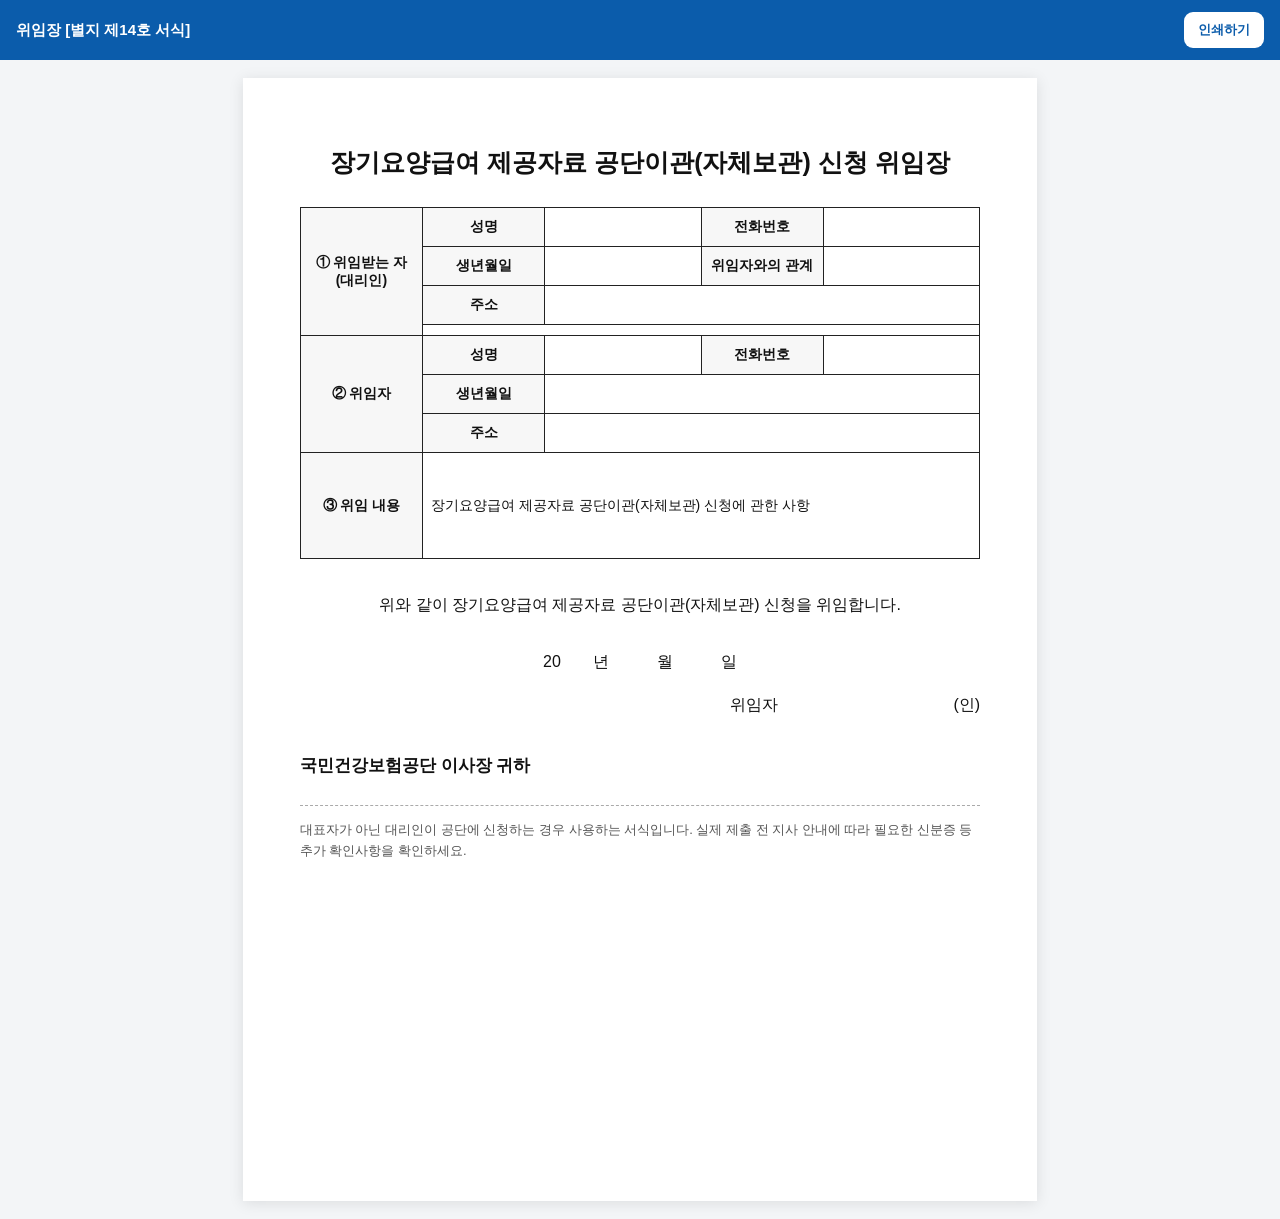
<file: forms/authorization.html>
<!doctype html>
<html lang="ko">
<head>
<meta charset="utf-8"><meta name="viewport" content="width=device-width,initial-scale=1">
<title>공단이관(자체보관) 신청 위임장 [별지 제14호]</title>
<style>
body{font-family:Arial,'Noto Sans KR','Malgun Gothic',sans-serif;margin:0;background:#f3f5f7;color:#111}.toolbar{position:sticky;top:0;background:#0b5cab;color:#fff;padding:12px 16px;display:flex;justify-content:space-between;align-items:center;gap:12px}.toolbar strong{font-size:15px}.toolbar button{border:0;background:#fff;color:#0b5cab;border-radius:9px;padding:9px 14px;font-weight:800;cursor:pointer}.paper{width:min(210mm,calc(100% - 24px));min-height:297mm;margin:18px auto;background:#fff;padding:18mm 15mm;box-sizing:border-box;box-shadow:0 2px 14px rgba(0,0,0,.1)}h1{text-align:center;font-size:25px;margin:0 0 28px}.form{width:100%;border-collapse:collapse}.form th,.form td{border:1px solid #222;padding:10px 8px;min-height:28px;font-size:14px}.form th{background:#f7f7f7;width:18%}.section{width:9%;text-align:center}.content{height:85px}.statement{text-align:center;font-size:16px;line-height:1.8;margin:32px 0}.date{text-align:center;margin-top:28px;font-size:16px}.sign{text-align:right;margin-top:22px;font-size:16px}.to{text-align:left;margin-top:38px;font-size:17px;font-weight:700}.help{margin-top:28px;border-top:1px dashed #aaa;padding-top:14px;color:#555;font-size:13px;line-height:1.6}@media print{body{background:#fff}.toolbar,.help{display:none}.paper{margin:0;box-shadow:none;width:210mm;min-height:297mm}}@media(max-width:700px){.paper{padding:18px 14px;min-height:auto}.form th,.form td{font-size:12px;padding:8px 5px}h1{font-size:21px}}
</style>
</head>
<body>
<div class="toolbar"><strong>위임장 [별지 제14호 서식]</strong><button onclick="window.print()">인쇄하기</button></div>
<main class="paper">
<h1>장기요양급여 제공자료 공단이관(자체보관) 신청 위임장</h1>
<table class="form">
<tr><th class="section" rowspan="4">① 위임받는 자<br>(대리인)</th><th>성명</th><td></td><th>전화번호</th><td></td></tr>
<tr><th>생년월일</th><td></td><th>위임자와의 관계</th><td></td></tr>
<tr><th>주소</th><td colspan="3"></td></tr>
<tr><td colspan="4" style="height:10px;padding:0"></td></tr>
<tr><th class="section" rowspan="3">② 위임자</th><th>성명</th><td></td><th>전화번호</th><td></td></tr>
<tr><th>생년월일</th><td colspan="3"></td></tr>
<tr><th>주소</th><td colspan="3"></td></tr>
<tr><th class="section">③ 위임 내용</th><td class="content" colspan="4">장기요양급여 제공자료 공단이관(자체보관) 신청에 관한 사항</td></tr>
</table>
<p class="statement">위와 같이 장기요양급여 제공자료 공단이관(자체보관) 신청을 위임합니다.</p>
<div class="date">20　　년　　　월　　　일</div>
<div class="sign">위임자　　　　　　　　　　　(인)</div>
<div class="to">국민건강보험공단 이사장 귀하</div>
<div class="help">대표자가 아닌 대리인이 공단에 신청하는 경우 사용하는 서식입니다. 실제 제출 전 지사 안내에 따라 필요한 신분증 등 추가 확인사항을 확인하세요.</div>
</main>
</body></html>
</file>
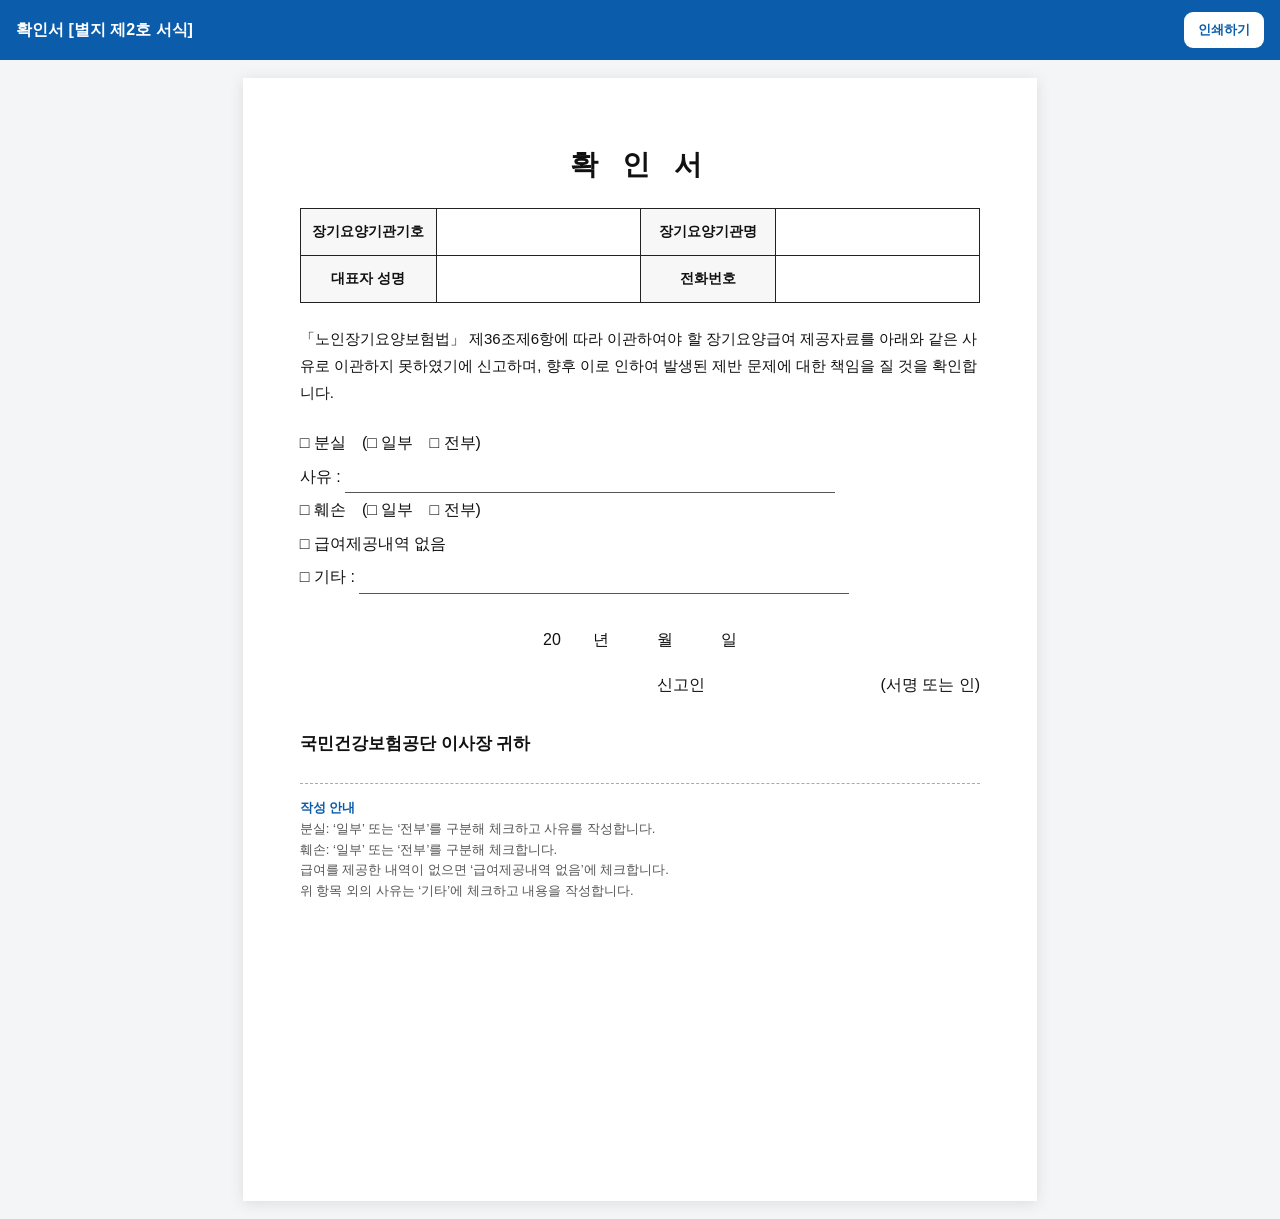
<file: forms/confirmation.html>
<!doctype html>
<html lang="ko">
<head>
<meta charset="utf-8"><meta name="viewport" content="width=device-width,initial-scale=1">
<title>확인서 [별지 제2호]</title>
<style>
body{font-family:Arial,'Noto Sans KR','Malgun Gothic',sans-serif;margin:0;background:#f3f5f7;color:#111}.toolbar{position:sticky;top:0;background:#0b5cab;color:#fff;padding:12px 16px;display:flex;justify-content:space-between;align-items:center;gap:12px}.toolbar strong{font-size:16px}.toolbar button{border:0;background:#fff;color:#0b5cab;border-radius:9px;padding:9px 14px;font-weight:800;cursor:pointer}.paper{width:min(210mm,calc(100% - 24px));min-height:297mm;margin:18px auto;background:#fff;padding:18mm 15mm;box-sizing:border-box;box-shadow:0 2px 14px rgba(0,0,0,.1)}h1{text-align:center;font-size:28px;letter-spacing:8px;margin:0 0 24px}.meta{width:100%;border-collapse:collapse;margin-bottom:22px}.meta th,.meta td{border:1px solid #222;padding:10px 8px;height:26px;font-size:14px}.meta th{background:#f7f7f7;width:20%}.bodytext{font-size:15px;line-height:1.8;margin:20px 0}.check{font-size:16px;line-height:2.1}.line{display:inline-block;border-bottom:1px solid #555;min-width:72%;height:20px;vertical-align:bottom}.date{text-align:center;margin-top:36px;font-size:16px}.sign{text-align:right;margin-top:24px;font-size:16px}.to{text-align:left;margin-top:36px;font-size:17px;font-weight:700}.help{margin-top:28px;border-top:1px dashed #aaa;padding-top:14px;color:#555;font-size:13px;line-height:1.6}.help b{color:#0b5cab}@media print{body{background:#fff}.toolbar,.help{display:none}.paper{margin:0;box-shadow:none;width:210mm;min-height:297mm}}@media(max-width:700px){.paper{padding:18px 14px;min-height:auto}.meta th,.meta td{font-size:12px;padding:8px 5px}h1{font-size:24px}.bodytext,.check{font-size:14px}}
</style>
</head>
<body>
<div class="toolbar"><strong>확인서 [별지 제2호 서식]</strong><button onclick="window.print()">인쇄하기</button></div>
<main class="paper">
<h1>확 인 서</h1>
<table class="meta">
<tr><th>장기요양기관기호</th><td></td><th>장기요양기관명</th><td></td></tr>
<tr><th>대표자 성명</th><td></td><th>전화번호</th><td></td></tr>
</table>
<p class="bodytext">「노인장기요양보험법」 제36조제6항에 따라 이관하여야 할 장기요양급여 제공자료를 아래와 같은 사유로 이관하지 못하였기에 신고하며, 향후 이로 인하여 발생된 제반 문제에 대한 책임을 질 것을 확인합니다.</p>
<div class="check">
<div>□ 분실　(□ 일부　□ 전부)</div>
<div>사유 : <span class="line"></span></div>
<div>□ 훼손　(□ 일부　□ 전부)</div>
<div>□ 급여제공내역 없음</div>
<div>□ 기타 : <span class="line"></span></div>
</div>
<div class="date">20　　년　　　월　　　일</div>
<div class="sign">신고인　　　　　　　　　　　(서명 또는 인)</div>
<div class="to">국민건강보험공단 이사장 귀하</div>
<div class="help"><b>작성 안내</b><br>분실: ‘일부’ 또는 ‘전부’를 구분해 체크하고 사유를 작성합니다.<br>훼손: ‘일부’ 또는 ‘전부’를 구분해 체크합니다.<br>급여를 제공한 내역이 없으면 ‘급여제공내역 없음’에 체크합니다.<br>위 항목 외의 사유는 ‘기타’에 체크하고 내용을 작성합니다.</div>
</main>
</body></html>
</file>
<file: styles-v33.css>
:root{
  --blue:#0b5cab;--blue2:#eaf3ff;--navy:#123150;--sky:#f4f8fc;--text:#1d2939;--muted:#667085;
  --line:#d7e0ea;--white:#fff;--green:#087a55;--green-bg:#eaf8f2;--orange:#a24b00;--orange-bg:#fff3e7;
  --shadow:0 12px 30px rgba(16,24,40,.08);--radius:20px;--font:18px;
}
*{box-sizing:border-box}html{scroll-behavior:smooth}body{margin:0;font-family:-apple-system,BlinkMacSystemFont,"Apple SD Gothic Neo","Noto Sans KR","Segoe UI",sans-serif;color:var(--text);font-size:var(--font);line-height:1.65;background:#fff}.large-text{--font:21px}.shell{width:min(1040px,calc(100% - 32px));margin:0 auto}.skip{position:absolute;left:-9999px}.skip:focus{left:12px;top:12px;background:#000;color:#fff;padding:8px 12px;z-index:1000}.site-header{position:sticky;top:0;z-index:30;background:rgba(255,255,255,.96);backdrop-filter:blur(10px);border-bottom:1px solid #e8edf3}.header-row{display:flex;align-items:center;justify-content:space-between;gap:16px;padding:13px 0}.overline{margin:0;color:var(--blue);font-size:.76rem;font-weight:800}.site-header h1{margin:0;font-size:1.18rem;line-height:1.2}.header-actions{display:flex;gap:8px}.utility-btn{border:1px solid #b8c7d9;background:#fff;color:var(--navy);font:inherit;font-size:.78rem;font-weight:750;padding:9px 12px;border-radius:12px}.utility-btn.ghost{background:#f7f9fb}.hero{padding:54px 0 32px;background:linear-gradient(180deg,#eaf3ff 0%,#fff 100%)}.hero-chip{display:inline-block;background:#fff;color:var(--blue);font-weight:800;font-size:.82rem;padding:7px 12px;border-radius:999px;border:1px solid #bcd7f5}.hero h2{font-size:clamp(2rem,7vw,3.5rem);line-height:1.13;letter-spacing:-.04em;margin:18px 0 16px;color:var(--navy)}.hero h2 strong{color:var(--blue)}.hero-text{max-width:650px;margin:0;color:#475467;font-size:1.04rem}.core-alert{margin-top:28px;display:flex;gap:14px;align-items:flex-start;background:#fff;border:2px solid #8bb9ec;border-radius:18px;padding:18px 20px;box-shadow:var(--shadow)}.alert-icon{width:34px;height:34px;flex:0 0 34px;border-radius:50%;display:grid;place-items:center;background:var(--blue);color:#fff;font-weight:900}.core-alert strong{color:var(--blue);font-size:.9rem}.core-alert p{margin:2px 0 0}.selector-section,.content{padding:52px 0}.soft{background:var(--sky)}.section-heading{margin-bottom:22px}.section-heading>span{display:block;color:var(--blue);font-size:.78rem;font-weight:900;letter-spacing:.04em;margin-bottom:5px}.section-heading h2{font-size:1.7rem;line-height:1.3;letter-spacing:-.03em;margin:0}.section-heading p{margin:8px 0 0;color:var(--muted);font-size:.92rem}.big-choice-grid{display:grid;grid-template-columns:1fr 1fr;gap:16px}.big-choice{appearance:none;text-align:left;border:2px solid #d9e3ee;background:#fff;border-radius:20px;padding:24px;min-height:168px;font:inherit;color:inherit;cursor:pointer;box-shadow:0 5px 16px rgba(15,23,42,.04);transition:.15s}.big-choice:hover,.big-choice:focus-visible{transform:translateY(-2px);border-color:var(--blue);outline:none}.big-choice.selected{border-color:var(--blue);background:var(--blue2)}.choice-icon{display:inline-block;font-size:.72rem;font-weight:900;color:var(--blue);background:var(--blue2);padding:5px 9px;border-radius:999px;margin-bottom:15px}.big-choice strong{display:block;font-size:1.55rem}.big-choice small{display:block;color:var(--muted);margin-top:4px}.type-grid{display:grid;grid-template-columns:repeat(2,1fr);gap:14px}.type-card{border:1px solid #d6e0eb;background:#fff;border-radius:18px;padding:20px;text-align:left;font:inherit;color:inherit;cursor:pointer;min-height:150px}.type-card:hover,.type-card:focus-visible{outline:none;border:2px solid var(--blue);padding:19px}.type-card.selected{border:2px solid var(--blue);padding:19px;box-shadow:var(--shadow)}.type-card strong{display:block;font-size:1.15rem;color:var(--navy)}.type-card p{margin:7px 0 0;color:var(--muted);font-size:.88rem;line-height:1.5}.type-card .tag{display:inline-block;margin-bottom:9px;background:#eef4fb;color:#315f8f;padding:4px 8px;border-radius:999px;font-size:.7rem;font-weight:850}.hidden{display:none!important}.result-wrap{padding:22px 0 0}.result-summary{display:flex;justify-content:space-between;gap:16px;align-items:center;padding:22px 24px;border:2px solid #a9c9ec;background:#f7fbff;border-radius:20px}.result-label{font-size:.76rem;font-weight:800;color:var(--blue)}.result-summary h2{margin:2px 0 2px;font-size:1.4rem;color:var(--navy)}.result-summary p{margin:0;color:var(--muted);font-size:.9rem}.change-btn{white-space:nowrap;border:1px solid #9db6cf;background:#fff;color:var(--navy);font:inherit;font-size:.8rem;font-weight:800;padding:10px 13px;border-radius:12px}.jump-nav{display:grid;grid-template-columns:repeat(6,1fr);gap:8px;margin:16px 0}.jump-nav button{border:1px solid #d8e1eb;background:#fff;border-radius:12px;padding:12px 6px;font:inherit;font-size:.75rem;font-weight:750;color:#344054}.flow-list{display:flex;flex-direction:column;gap:12px}.flow-item{display:grid;grid-template-columns:54px 1fr;gap:14px;align-items:start;background:#fff;border:1px solid var(--line);border-radius:18px;padding:18px}.flow-num{width:44px;height:44px;border-radius:14px;background:var(--blue);color:#fff;display:grid;place-items:center;font-weight:900}.flow-item h3{margin:0 0 4px;font-size:1.1rem}.flow-item p{margin:0;color:var(--muted);font-size:.9rem}.tip-box{margin-top:16px;background:var(--orange-bg);color:#6e3600;border-radius:16px;padding:16px 18px;font-size:.9rem}.legal-detail{margin-top:12px;background:#fff5f5;border:2px solid #e8a0a0;border-radius:16px;padding:18px 20px;color:#6b2020}.legal-detail>strong{display:block;font-size:1.05rem;margin-bottom:7px}.legal-detail p{margin:7px 0;font-size:.88rem}.legal-detail .small{color:#7a4a4a;font-size:.8rem}.common-docs{display:grid;grid-template-columns:1fr auto 1fr;align-items:center;gap:14px}.doc-card{border-radius:20px;padding:22px;min-height:166px}.doc-card.primary{background:#0b5cab;color:#fff}.doc-card.secondary{background:#fff;border:2px solid #9dc1e8}.doc-no{font-size:.75rem;font-weight:850;opacity:.85}.doc-card h3{margin:8px 0 4px;font-size:1.2rem}.doc-card p{margin:0;font-size:.88rem}.plus{font-size:1.8rem;font-weight:700;color:#7190ae}.selected-doc-box{margin-top:18px;background:#fff;border:1px solid var(--line);border-radius:18px;padding:20px}.selected-doc-box h3{margin:0 0 10px}.selected-doc-box ul{margin:0;padding-left:1.2em}.selected-doc-box li{margin:5px 0}.caution-line{margin-top:12px;padding:14px 16px;background:#fff8eb;border-left:5px solid #f0a44b;border-radius:12px;font-size:.88rem}.forms-grid{display:grid;grid-template-columns:repeat(3,1fr);gap:14px}.form-card{display:block;text-decoration:none;color:inherit;border:1px solid var(--line);border-radius:18px;padding:20px;background:#fff;min-height:208px}.form-card:hover{border-color:var(--blue)}.form-card>span{display:inline-block;background:var(--blue2);color:var(--blue);font-size:.72rem;font-weight:850;padding:4px 8px;border-radius:999px}.form-card strong{display:block;font-size:1.12rem;margin:10px 0 6px}.form-card p{font-size:.86rem;color:var(--muted);margin:0 0 18px}.form-card b{font-size:.82rem;color:var(--blue)}.form-card.muted{background:#fafbfc}.form-card.muted b{color:#667085}.record-grid{display:grid;grid-template-columns:1fr 1fr;gap:12px}.record-grid article{background:#fff;border:1px solid var(--line);border-radius:18px;padding:20px}.record-grid article>b{color:var(--blue);font-size:.75rem}.record-grid h3{font-size:1.02rem;margin:7px 0 5px}.record-grid p{margin:0;color:var(--muted);font-size:.86rem}.details{margin-top:16px;border:1px solid var(--line);border-radius:16px;background:#fff;overflow:hidden}.details summary{cursor:pointer;font-weight:800;padding:16px 18px}.details div{padding:0 18px 16px;color:var(--muted);font-size:.9rem}.details p{margin:0}.binding-box{display:grid;grid-template-columns:1fr 1fr auto;gap:12px;align-items:end;background:#f8fafc;border:1px solid var(--line);border-radius:18px;padding:18px}.field label{display:block;font-size:.8rem;font-weight:800;margin-bottom:6px}.field select{width:100%;font:inherit;font-size:.9rem;padding:12px;border:1px solid #b9c8d8;border-radius:12px;background:#fff}.make-label{border:0;background:var(--blue);color:#fff;font:inherit;font-size:.85rem;font-weight:850;padding:13px 17px;border-radius:12px}.label-result{margin-top:16px;border:2px dashed #8caeca;border-radius:16px;padding:20px;background:#f7fbff}.label-result strong{font-size:1.25rem;color:var(--navy)}.label-result ol{margin-bottom:0}.check-list{display:flex;flex-direction:column;gap:9px}.check-row{display:flex;gap:12px;align-items:flex-start;background:#fff;border:1px solid var(--line);border-radius:14px;padding:14px 16px}.check-row input{width:24px;height:24px;flex:0 0 24px;margin-top:2px;accent-color:var(--blue)}.check-row label{cursor:pointer}.clear-checks{margin-top:14px;border:1px solid #c6d2de;background:#fff;color:#475467;font:inherit;font-size:.8rem;font-weight:750;padding:10px 13px;border-radius:12px}.contact{padding:44px 0;background:#10395f;color:#fff}.contact-inner{display:flex;align-items:center;justify-content:space-between;gap:20px}.contact span{font-size:.75rem;font-weight:850;color:#b7d7f8}.contact h2{margin:4px 0;font-size:1.5rem}.contact p{margin:0;color:#d7e7f6;font-size:.88rem}.contact a{white-space:nowrap;text-decoration:none;background:#fff;color:#0b5cab;font-weight:850;padding:13px 18px;border-radius:13px}footer{padding:28px 0 40px;background:#0b2740;color:#d3deea}footer strong{color:#fff}footer p{max-width:720px;margin:6px 0 0;font-size:.8rem;color:#aebfd0}
@media(max-width:760px){.shell{width:min(100% - 24px,1040px)}.header-row{align-items:flex-start}.header-actions{flex-direction:column;gap:5px}.utility-btn{padding:7px 9px;font-size:.68rem}.hero{padding-top:38px}.core-alert{padding:16px}.big-choice-grid,.type-grid,.forms-grid,.record-grid{grid-template-columns:1fr}.big-choice{min-height:138px}.type-card{min-height:auto}.jump-nav{grid-template-columns:repeat(3,1fr)}.common-docs{grid-template-columns:1fr}.plus{text-align:center;line-height:1}.binding-box{grid-template-columns:1fr}.contact-inner{align-items:flex-start;flex-direction:column}.contact a{width:100%;text-align:center}.result-summary{align-items:flex-start;flex-direction:column}.change-btn{align-self:flex-end}}
@media(max-width:430px){body{font-size:17px}.large-text{--font:20px}.hero h2{font-size:2.25rem}.section-heading h2{font-size:1.48rem}.jump-nav{grid-template-columns:repeat(2,1fr)}.flow-item{grid-template-columns:46px 1fr;padding:15px}.flow-num{width:38px;height:38px}.choice-icon{margin-bottom:10px}}
.situation-help{margin:0 0 14px;background:#eef7ff;border:1px solid #9fc6ee;border-radius:16px;padding:16px 18px;color:#173a5e}.situation-help strong{display:block;color:#0b5cab;margin-bottom:5px}.situation-help p{margin:0;font-size:.9rem;line-height:1.6}.doc-help{margin-top:12px;background:#f5f9ff;border:1px solid #b6cee7;border-radius:14px;padding:15px 17px;color:#294766}.doc-help strong{display:block;color:#0b5cab;margin-bottom:5px}.doc-help p{margin:0;font-size:.88rem;line-height:1.6}.mini-details{margin-top:12px;border-top:1px solid #e1adad;padding-top:10px}.mini-details summary{cursor:pointer;font-weight:800;color:#7a2020}.mini-details div{padding-top:8px}.mini-details p{margin:6px 0}
.binding-rule{margin-bottom:16px;padding:18px 20px;background:#eef6ff;border:1px solid #a9caeb;border-radius:18px}.binding-rule>strong{display:block;color:var(--blue);margin-bottom:10px}.binding-rule-steps{display:flex;align-items:center;gap:8px;flex-wrap:wrap}.binding-rule-steps span{background:#fff;border:1px solid #c4d8ec;border-radius:999px;padding:7px 11px;font-size:.82rem;font-weight:800;color:#274d73}.binding-rule-steps b{color:#7190ae}.binding-rule p{margin:10px 0 0;color:#50657a;font-size:.86rem}.exclude-box{margin-top:16px;display:flex;gap:14px;align-items:flex-start;padding:18px 20px;background:#fff8eb;border:1px solid #edc889;border-radius:16px}.exclude-badge{flex:0 0 auto;background:#a24b00;color:#fff;border-radius:999px;padding:5px 9px;font-size:.72rem;font-weight:900}.exclude-box strong{display:block;color:#713700}.exclude-box p{margin:4px 0 0;color:#79512c;font-size:.85rem}.record-note{margin-top:14px;background:#eef7ff;border-left:5px solid var(--blue);border-radius:12px;padding:15px 17px}.record-note strong{display:block;color:var(--blue);margin-bottom:4px}.record-note p{margin:0;font-size:.86rem;color:#35536e}.label-result{border-style:solid}.label-head>span{display:block;color:var(--blue);font-size:.75rem;font-weight:900}.label-head>strong{display:block}.label-head p{margin:5px 0 0;color:#526b82;font-size:.87rem}.service-guide{list-style:none;padding:0;margin:18px 0 0;display:flex;flex-direction:column;gap:10px}.guide-row{display:grid;grid-template-columns:42px 1fr;gap:12px;align-items:flex-start;background:#fff;border:1px solid #d5e2ef;border-radius:14px;padding:14px}.guide-no{width:34px;height:34px;display:grid;place-items:center;background:var(--blue);color:#fff;border-radius:10px;font-weight:900}.guide-row strong{display:block;font-size:1rem}.guide-row p{margin:2px 0 0;color:var(--muted);font-size:.84rem}.service-alert{margin-top:12px;background:#eef8f4;border:1px solid #9fd0bd;border-radius:14px;padding:14px 16px;color:#245946}.service-alert strong{color:#087a55}.service-alert p,.label-finish p{margin:3px 0 0;font-size:.84rem}.label-finish{margin-top:12px;background:#f2f4f7;border-radius:14px;padding:14px 16px}.binding-details{margin-top:12px}@media(max-width:760px){.binding-rule-steps{align-items:flex-start}.binding-rule-steps b{display:none}.exclude-box{flex-direction:column;gap:8px}}

/* v8: simpler document guide */
.simple-docs{display:grid;grid-template-columns:1fr auto 1fr;gap:12px;align-items:center;margin-top:6px}.simple-doc{background:#fff;border:2px solid #b6cee7;border-radius:18px;padding:18px 20px;min-height:90px;display:flex;flex-direction:column;justify-content:center}.simple-doc b{display:block;font-size:1.15rem;color:var(--navy);margin-bottom:5px}.simple-doc span{color:var(--muted);font-size:.88rem}.simple-plus{font-size:1.7rem;font-weight:900;color:#7896b4;text-align:center}.simple-doc-note{margin:10px 0 0;color:#526b82;font-size:.86rem}.inline-doc-link{color:var(--blue);font-weight:800;text-underline-offset:3px}.inline-doc-link:hover{text-decoration-thickness:2px}

/* v8: multi-select binding guide */
.binding-select-panel{background:#f8fafc;border:1px solid var(--line);border-radius:20px;padding:20px}.binding-select-group+.binding-select-group{margin-top:22px}.binding-select-head{display:flex;align-items:center;justify-content:space-between;gap:12px;margin-bottom:11px}.binding-select-head>div{display:flex;align-items:center;gap:7px;flex-wrap:wrap}.binding-select-head strong{font-size:1.02rem;color:var(--navy)}.binding-select-head small{font-size:.73rem;color:#667085;background:#eef2f6;border-radius:999px;padding:4px 7px}.mini-clear{border:1px solid #bcc9d6;background:#fff;color:#475467;border-radius:10px;padding:7px 10px;font:inherit;font-size:.75rem;font-weight:800}.choice-chip-grid{display:grid;grid-template-columns:repeat(3,1fr);gap:9px}.service-chips{grid-template-columns:repeat(2,1fr)}.choice-chip{position:relative;cursor:pointer}.choice-chip input{position:absolute;opacity:0;pointer-events:none}.choice-chip span{display:flex;min-height:48px;align-items:center;justify-content:center;text-align:center;border:1.5px solid #bdcbd8;background:#fff;border-radius:12px;padding:10px 9px;font-size:.87rem;font-weight:780;color:#344054;transition:.15s}.choice-chip input:checked+span{border-color:var(--blue);background:#eaf4ff;color:#0b5cab;box-shadow:inset 0 0 0 1px var(--blue)}.choice-chip input:focus-visible+span{outline:3px solid rgba(11,92,171,.25);outline-offset:2px}.make-label.wide{width:100%;margin-top:20px;min-height:50px;font-size:.95rem}.binding-error{margin-top:10px;background:#fff1f1;border:1px solid #e5a7a7;color:#8a2626;border-radius:12px;padding:11px 13px;font-size:.86rem;font-weight:750}.binding-results{margin-top:16px;display:flex;flex-direction:column;gap:14px}.binding-result-summary{background:#eef7ff;border:1px solid #a9caeb;border-radius:15px;padding:14px 16px}.binding-result-summary b{color:var(--blue)}.binding-result-summary p{margin:3px 0 0;color:#526b82;font-size:.84rem}.binding-result-card{border:2px solid #c4d8ec;border-radius:18px;padding:18px;background:#f8fbff}.binding-result-card .guide-note{margin:10px 0 0;color:#526b82;font-size:.86rem}.binding-result-card .service-guide{margin-top:14px}

@media(max-width:760px){.simple-docs{grid-template-columns:1fr}.simple-plus{line-height:1}.choice-chip-grid,.service-chips{grid-template-columns:repeat(2,1fr)}}
@media(max-width:430px){.choice-chip-grid,.service-chips{grid-template-columns:1fr 1fr}.choice-chip span{min-height:52px;font-size:.86rem}.binding-select-panel{padding:16px}.binding-select-head{align-items:flex-start}.simple-doc{min-height:auto}}

/* v10: 신청인·대리인 안내 */
.jump-nav{grid-template-columns:repeat(7,1fr)}
.applicant-box{margin-top:28px;padding:24px;background:#fff;border:1px solid var(--line);border-radius:20px;box-shadow:0 7px 18px rgba(16,24,40,.04)}
.section-heading.compact{margin-bottom:18px}.section-heading.compact h2{font-size:1.35rem}
.applicant-step{padding:14px 0;border-top:1px solid #e6ebf1}.applicant-step:first-of-type{border-top:0}.applicant-step>strong{display:block;margin-bottom:10px;color:var(--navy)}
.segmented{display:grid;grid-template-columns:1fr 1fr;gap:10px}.segmented button{border:1px solid #bcccdc;background:#fff;border-radius:14px;padding:14px 12px;font:inherit;font-weight:800;color:#344054;cursor:pointer}.segmented button.selected{border:2px solid var(--blue);background:var(--blue2);color:var(--blue);padding:13px 11px}
.applicant-result{margin-top:16px;border:2px solid #a9c9ec;background:#f7fbff;border-radius:16px;padding:18px}.applicant-result>strong{display:block;color:var(--navy);font-size:1.08rem}.applicant-result ul{margin:10px 0;padding-left:22px}.applicant-result li{margin:7px 0}.applicant-result p{margin:8px 0 0;color:var(--muted);font-size:.88rem}.applicant-details{margin-top:14px}
@media(max-width:720px){.jump-nav{grid-template-columns:repeat(2,1fr)}.segmented{grid-template-columns:1fr}.big-choice{min-height:128px}.big-choice strong{font-size:1.35rem}}


/* v11: 원본 안내 내용 보존 + 쉬운 동선 */
.overview-section{padding:36px 0 42px;background:#fff}.overview-grid{display:grid;grid-template-columns:repeat(3,1fr);gap:12px}.overview-card{text-decoration:none;color:inherit;border:1px solid var(--line);background:#fff;border-radius:17px;padding:18px;display:grid;grid-template-columns:42px 1fr;column-gap:10px;row-gap:3px;box-shadow:0 5px 16px rgba(16,24,40,.035)}.overview-card b{grid-row:1/3;width:36px;height:36px;border-radius:10px;background:var(--blue2);color:var(--blue);display:grid;place-items:center;font-size:.78rem}.overview-card strong{color:var(--navy);font-size:1rem}.overview-card span{color:var(--muted);font-size:.8rem;line-height:1.5}.overview-card:hover{border-color:#8ab7e0;transform:translateY(-1px)}.overview-subrow{display:grid;grid-template-columns:1fr 1fr;gap:12px;margin-top:12px}.overview-wide{text-decoration:none;color:inherit;border:1px solid #b7cee4;background:#f6fbff;border-radius:15px;padding:15px 18px;display:flex;justify-content:space-between;gap:12px;align-items:center}.overview-wide strong{color:var(--blue)}.overview-wide span{font-size:.8rem;color:var(--muted);text-align:right}.applicant-plain-guide{margin-top:14px;padding:14px 16px;border-radius:14px;background:#f8fafc;border:1px solid #d9e2ec}.applicant-plain-guide strong{color:var(--navy)}.applicant-plain-guide p{margin:4px 0 0;color:var(--muted);font-size:.87rem}.service-record-note{margin-bottom:16px;padding:16px 18px;border:1px solid #abd0ee;background:#f3f9ff;border-radius:16px}.service-record-note strong{display:block;color:var(--navy)}.service-record-note p{margin:5px 0 7px;color:#49657f;font-size:.88rem}.service-record-note a{font-weight:850;color:var(--blue);text-decoration:none}.check-stage-grid{display:grid;grid-template-columns:repeat(4,1fr);gap:9px;margin-bottom:18px}.check-stage-grid>div{border:1px solid #cdd9e5;background:#fff;border-radius:13px;padding:12px 10px;display:flex;gap:8px;align-items:center}.check-stage-grid b{flex:0 0 auto;color:var(--blue);font-size:.75rem}.check-stage-grid span{font-size:.8rem;font-weight:800;color:#344054}.faq-section{padding:44px 0;background:#fff}.faq-list{display:flex;flex-direction:column;gap:10px}.faq-list details{border:1px solid var(--line);border-radius:15px;background:#fff;overflow:hidden}.faq-list summary{cursor:pointer;padding:16px 18px;font-weight:850;color:var(--navy);list-style:none}.faq-list summary::-webkit-details-marker{display:none}.faq-list summary:after{content:'+';float:right;color:var(--blue);font-size:1.2rem}.faq-list details[open] summary:after{content:'−'}.faq-list p{margin:0;padding:0 18px 17px;color:var(--muted);line-height:1.7;font-size:.88rem}.privacy-section{padding:36px 0;background:#f3f6f9;border-top:1px solid #e0e7ee}.privacy-grid{display:grid;grid-template-columns:1.2fr .8fr;gap:24px;align-items:start}.mini-kicker{font-size:.74rem;font-weight:900;color:var(--blue)}.privacy-section h2{margin:5px 0 8px;color:var(--navy);font-size:1.35rem}.privacy-section p{color:#53697e;line-height:1.65;font-size:.86rem}.privacy-items{display:grid;gap:10px}.privacy-items p{margin:0;background:#fff;border:1px solid #d8e1e9;border-radius:13px;padding:13px 15px}.contact-links{display:flex;gap:9px;flex-wrap:wrap}.contact-links a{white-space:nowrap}.footer-small{font-size:.74rem!important;color:#91a9bf!important;margin-top:10px!important}
@media(max-width:760px){.overview-grid{grid-template-columns:1fr 1fr}.overview-subrow{grid-template-columns:1fr}.overview-wide{align-items:flex-start;flex-direction:column}.overview-wide span{text-align:left}.check-stage-grid{grid-template-columns:1fr 1fr}.privacy-grid{grid-template-columns:1fr}.contact-links{width:100%}.contact-links a{flex:1;min-width:140px}.overview-card{padding:15px}}
@media(max-width:430px){.overview-grid{grid-template-columns:1fr}.check-stage-grid{grid-template-columns:1fr 1fr}.overview-card span{font-size:.83rem}}

/* v12: 선택카드의 불필요한 보조 배지는 표시하지 않습니다. */
.choice-icon,.type-card .tag{display:none!important}


/* v13: 원본 편철 가이드 구조 반영 */
.year-binding-card{background:#fff;border:1px solid #dbe5f1;border-radius:22px;padding:18px;margin:18px 0;box-shadow:0 8px 24px rgba(31,58,92,.06)}
.year-binding-head{background:#50698a;color:#fff;border-radius:14px;padding:13px 18px;font-size:1.25rem;font-weight:800;text-align:center;margin-bottom:18px}
.year-common,.year-service-section{border:1px solid #dbe5f1;border-radius:18px;padding:16px;margin-top:14px;background:#fbfdff}
.year-common h4,.year-service-section h4{margin:0 0 12px;font-size:1.08rem;color:#203958}
.year-common ul{list-style:none;padding:0;margin:0;display:grid;gap:9px}
.year-common li{display:flex;align-items:center;gap:10px;background:#fff;border:1px solid #e2e9f2;border-radius:13px;padding:11px 12px}
.form-code{display:inline-flex;align-items:center;justify-content:center;border-radius:9px;background:#eef4ff;color:#2b62bd;font-size:.8rem;font-weight:800;padding:4px 7px;white-space:nowrap}
.service-doc-grid{display:grid;grid-template-columns:repeat(auto-fit,minmax(220px,1fr));gap:14px}
.service-doc-block{border:1px solid #d8e4ee;border-radius:16px;background:#fff;padding:13px}
.service-doc-title{display:inline-flex;align-items:center;background:#e9f8ef;color:#24784a;border:1px solid #bfe7cf;border-radius:12px;padding:9px 13px;font-weight:800;margin-bottom:12px}
.recipient-card{border:1px dashed #cddceb;border-radius:13px;padding:12px;background:#fcfeff}
.recipient-card>strong{color:#2d65c4;display:block;margin-bottom:8px}
.recipient-card ul{list-style:none;padding:0;margin:0;display:grid;gap:7px}
.recipient-card li{display:flex;gap:6px;color:#24384e;font-weight:650}
.recipient-card li:not(.alt-line)::before{content:'-';color:#6d7e91}
.recipient-card .alt-line{font-size:.88rem;color:#65778b;margin-top:-4px}
.alt-arrow{color:#6d7e91}
.recipient-placeholder{border:1px dashed #d8e2ed;border-radius:11px;padding:10px 12px;margin-top:9px;color:#2d65c4;font-weight:750;background:#fff}
@media(max-width:640px){.year-binding-card{padding:12px;border-radius:18px}.year-common,.year-service-section{padding:12px}.service-doc-grid{grid-template-columns:1fr}.year-binding-head{font-size:1.15rem}}


/* v14: 참고사이트 편철 결과 구조를 그대로 읽히도록 재구성 */
.binding-result-summary,.binding-result-card,.year-binding-card,.year-common,.year-service-section,.service-doc-block,.recipient-card,.recipient-placeholder,.label-finish{display:none!important}
.source-year-card{background:#fff;border:1px solid #dbe5f1;border-radius:24px;padding:18px;margin:18px 0;box-shadow:0 8px 24px rgba(31,58,92,.06)}
.source-year-head{background:#50698a;color:#fff;border-radius:14px;padding:14px 18px;font-size:1.35rem;font-weight:850;text-align:center;margin-bottom:18px}
.source-common{border:1px solid #dbe5f1;border-radius:20px;padding:16px;background:#fff}
.source-common h4,.source-service-section h4{margin:0 0 13px;color:#203958;font-size:1.12rem}
.source-common ul{list-style:none;margin:0;padding:0;display:grid;gap:9px}
.source-common li{display:grid;grid-template-columns:12px auto 1fr auto;align-items:center;gap:9px;background:#fff;border:1px solid #e2e9f2;border-radius:14px;padding:12px 13px;min-height:54px}
.source-common .dot{color:#5c91ee;font-weight:900}.source-common strong{color:#263f5f}.source-common .search-mark{font-size:1.05rem}
.form-code.self-code{background:#f1f3f6;color:#697586}
.source-service-section{border-top:1px solid #e4ebf3;margin-top:18px;padding-top:18px}
.source-service-grid{display:grid;grid-template-columns:repeat(auto-fit,minmax(245px,1fr));gap:16px;align-items:start}
.source-service-block{border:1px solid #d8e4ee;border-radius:18px;background:#fff;padding:14px;max-width:340px}
.source-service-pill{display:inline-flex;align-items:center;gap:6px;background:#e9f8ef;color:#24784a;border:1px solid #bfe7cf;border-radius:13px;padding:10px 15px;font-weight:850;margin-bottom:14px}
.source-recipient-card,.source-recipient-placeholder{border:1.5px dashed #cddceb;border-radius:14px;background:#fcfeff;padding:13px 14px}
.source-recipient-card>strong,.source-recipient-placeholder{color:#2d65c4;font-weight:850}
.source-recipient-card ul{list-style:none;margin:10px 0 0;padding:0;display:grid;gap:8px}
.source-recipient-card li{color:#263f5f;font-weight:650}
.source-recipient-card li:not(.alt-line)::before{content:'-';margin-right:8px;color:#6f8297}
.source-recipient-card .alt-line{font-size:.86rem;color:#6b7d90;margin-top:-3px}
.source-dots{text-align:center;color:#8393a6;font-size:1.35rem;line-height:1;margin:4px 0}
.source-recipient-placeholder{padding:11px 14px}
@media(max-width:640px){.source-year-card{padding:12px;border-radius:19px}.source-common{padding:12px}.source-common li{grid-template-columns:10px auto 1fr auto;padding:10px}.source-common strong{font-size:.94rem}.source-service-grid{grid-template-columns:1fr}.source-service-block{max-width:none}.source-year-head{font-size:1.18rem}}


/* v15: 연도별 고시·세부사항 차이 + 편철 서식자료 연결 */
.form-row-main{display:flex;flex-wrap:wrap;align-items:center;gap:6px 8px;min-width:0}
.form-row-main strong{flex:1 1 100%;line-height:1.35}
.period-badge{display:inline-flex;align-items:center;border-radius:999px;background:#fff4e8;color:#9a4b08;border:1px solid #ffd8ad;padding:3px 7px;font-size:.72rem;font-weight:800}
.revision-note{display:inline-flex;align-items:center;border-radius:999px;background:#fff0ec;color:#b13d24;padding:3px 7px;font-size:.72rem;font-weight:850}
.revised-form-row{border-color:#f2ccb9!important;background:#fffdfa!important}
.form-view-btn{display:inline-flex;align-items:center;justify-content:center;white-space:nowrap;text-decoration:none;border:1px solid #aac8ef;background:#f1f7ff;color:#145fac;border-radius:10px;padding:7px 9px;font-size:.76rem;font-weight:850}
.form-view-btn:hover{background:#e5f0ff}
.year-revision-alert{display:flex;flex-direction:column;gap:5px;margin:-2px 0 15px;padding:12px 14px;border-radius:14px;border:1px solid #f0d09c;background:#fff9ef;color:#74501b}
.year-revision-alert.current{border-color:#acd0ed;background:#f2f9ff;color:#315d80}
.year-revision-alert strong{font-size:.9rem}.year-revision-alert span{font-size:.8rem;line-height:1.55}
@media(max-width:640px){
  .source-common li{grid-template-columns:9px auto 1fr!important;align-items:start}
  .source-common li .form-view-btn{grid-column:3;justify-self:start;margin-top:2px}
  .form-row-main strong{font-size:.92rem}
  .period-badge,.revision-note{font-size:.68rem}
}

/* v18: 편철 서식은 사이트 안에서 공식 PDF를 바로 미리보기 */
.form-view-btn{font-family:inherit;cursor:pointer}
.form-modal{position:fixed;inset:0;z-index:9999;display:grid;place-items:center;padding:18px}
.form-modal.hidden{display:none}
.form-modal-backdrop{position:absolute;inset:0;background:rgba(16,31,48,.58);backdrop-filter:blur(3px)}
.form-modal-panel{position:relative;width:min(1180px,96vw);height:min(900px,94vh);background:#fff;border-radius:22px;box-shadow:0 24px 80px rgba(8,29,53,.28);display:flex;flex-direction:column;overflow:hidden}
.form-modal-head{display:flex;justify-content:space-between;gap:18px;align-items:flex-start;padding:18px 22px 14px;border-bottom:1px solid #dce6ef;background:#fbfdff}
.form-modal-kicker{display:block;color:#1765ad;font-weight:850;font-size:.78rem;margin-bottom:4px}
.form-modal-head h2{margin:0;color:#163451;font-size:1.3rem;line-height:1.3}
.form-modal-head p{margin:5px 0 0;color:#62778b;font-size:.86rem;line-height:1.5}
.form-modal-close{border:0;background:#eef3f8;color:#253e58;width:40px;height:40px;border-radius:12px;font-size:1.8rem;line-height:1;cursor:pointer;flex:0 0 auto}
.form-modal-toolbar{display:flex;align-items:center;gap:9px;flex-wrap:wrap;padding:11px 22px;border-bottom:1px solid #e3ebf2;background:#fff}
.form-toolbar-btn{display:inline-flex;align-items:center;justify-content:center;text-decoration:none;border:1px solid #a8c4df;background:#f7fbff;color:#165c9d;border-radius:10px;padding:9px 12px;font-size:.82rem;font-weight:850}
.form-toolbar-btn.primary{background:#0f65b7;border-color:#0f65b7;color:#fff}
.form-toolbar-note{color:#718396;font-size:.75rem;margin-left:auto}
.form-modal-body{position:relative;flex:1;min-height:0;background:#eef3f8}
.form-modal-body iframe{position:absolute;inset:0;width:100%;height:100%;border:0;background:#fff}
.form-frame-fallback{position:absolute;left:50%;bottom:14px;transform:translateX(-50%);z-index:2;display:flex;gap:7px;align-items:center;padding:8px 11px;border-radius:10px;background:rgba(255,255,255,.92);border:1px solid #d7e1eb;box-shadow:0 4px 18px rgba(21,46,72,.08);color:#697c8f;font-size:.74rem;pointer-events:none}
.form-frame-fallback strong{color:#334e68}
body.modal-open{overflow:hidden}
@media(max-width:700px){
  .form-modal{padding:0}
  .form-modal-panel{width:100vw;height:100dvh;border-radius:0}
  .form-modal-head{padding:14px 15px 11px}
  .form-modal-head h2{font-size:1.08rem}
  .form-modal-head p{font-size:.77rem}
  .form-modal-toolbar{padding:9px 12px;gap:7px}
  .form-toolbar-btn{padding:8px 10px;font-size:.76rem}
  .form-toolbar-note{width:100%;margin:0;font-size:.7rem}
  .form-frame-fallback{display:none}
}

/* v19: 앵커 이동 시 고정 헤더 아래에 섹션 제목이 보이도록 보정 */
.content[id],.selector-section[id],.faq-section[id]{scroll-margin-top:86px}

/* v20: 질문을 첫 화면에서 한눈에 보고 해당 답변으로 바로 이동 */
.question-overview-section{padding:48px 0;background:#f4f8fc;border-top:1px solid #e3ebf4;border-bottom:1px solid #e3ebf4;scroll-margin-top:86px}
.question-overview-grid{display:grid;grid-template-columns:repeat(3,1fr);gap:11px}
.question-overview-card{display:flex;flex-direction:column;gap:7px;min-height:116px;padding:17px 18px;background:#fff;border:1px solid #d5e1ed;border-radius:16px;color:var(--navy);text-decoration:none;box-shadow:0 4px 12px rgba(16,24,40,.035);transition:.15s}
.question-overview-card:hover,.question-overview-card:focus-visible{border-color:var(--blue);box-shadow:0 8px 20px rgba(11,92,171,.1);transform:translateY(-1px);outline:none}
.question-overview-card b{align-self:flex-start;padding:4px 8px;border-radius:999px;background:var(--blue2);color:var(--blue);font-size:.72rem}
.question-overview-card strong{font-size:.95rem;line-height:1.45;letter-spacing:-.015em}
.faq-list details[id]{scroll-margin-top:96px}
@media(max-width:760px){.question-overview-grid{grid-template-columns:1fr 1fr}.question-overview-section{padding:42px 0}.question-overview-card{min-height:108px;padding:15px}}
@media(max-width:430px){.question-overview-grid{grid-template-columns:1fr}.question-overview-card{min-height:auto}}

/* v21: 별지 제36호 이관 목록표의 방문요양 작성 위치 예시 */
.transfer-example-section{padding:52px 0;background:#fff;scroll-margin-top:86px}
.record-grid article.visit-nursing-only{border:2px solid #e59a3a;background:#fffaf2}
.record-only-badge{display:inline-flex;margin-left:8px;padding:3px 8px;border-radius:999px;background:#d96025;color:#fff;font-size:.72rem;font-weight:900;vertical-align:middle}
.visit-nursing-only p strong{color:#a43f13}
#binding{scroll-margin-top:86px}
.example-rule-grid{display:grid;grid-template-columns:1fr 1fr;gap:12px;margin-bottom:16px}
.example-rule-grid article{padding:17px 18px;border:1px solid #b9d2ec;border-radius:16px;background:#f4f9ff}
.example-rule-grid article>b{display:inline-block;margin-bottom:5px;color:var(--blue)}
.example-rule-grid p{margin:0;color:#40566d;font-size:.87rem;line-height:1.55}
.transfer-table-wrap{overflow-x:auto;border:1px solid #aebdca;border-radius:16px;background:#fff;box-shadow:0 8px 22px rgba(16,24,40,.06)}
.transfer-table-wrap:focus-visible{outline:3px solid rgba(11,92,171,.25);outline-offset:3px}
.transfer-example-table{width:100%;min-width:1420px;border-collapse:collapse;table-layout:fixed;font-size:.78rem;line-height:1.35}
.transfer-example-table caption{text-align:left;padding:13px 15px;background:#163f68;color:#fff;font-weight:800}
.transfer-example-table th,.transfer-example-table td{border:1px solid #bfccd8;padding:9px 7px;text-align:center;vertical-align:middle}
.transfer-example-table thead th{background:#edf3f8;color:#183752;font-weight:850;line-height:1.45;word-break:keep-all}
.transfer-example-table thead th:nth-child(1){width:60px}.transfer-example-table thead th:nth-child(2){width:190px}.transfer-example-table thead th:nth-child(3){width:90px}.transfer-example-table thead th:nth-child(4){width:180px}.transfer-example-table thead th:nth-child(5){width:190px}.transfer-example-table thead th:nth-child(6){width:150px}.transfer-example-table thead th:nth-child(7){width:190px}.transfer-example-table thead th:nth-child(8){width:300px}.transfer-example-table thead th:nth-child(9){width:120px}
.transfer-example-table .target-column{background:#edf7ff;border-left-color:#65a8e6;border-right-color:#65a8e6}
.transfer-example-table .total-row th,.transfer-example-table .total-row td{background:#e8eef5;font-weight:850}
.transfer-example-table .total-row .target-column{background:#d8eeff;color:#075aa8}
.transfer-example-table .common-row th{text-align:left;color:#26435e;background:#fbfdff}
.transfer-example-table .common-row td:last-child{color:#526b82;font-size:.72rem}
.transfer-example-table .recipient-row{background:#fffdf7}
.example-cautions{margin-top:15px;padding:16px 18px;border-left:5px solid #e59b35;border-radius:12px;background:#fff8eb}
.example-cautions>strong{color:#7a4200}.example-cautions ul{margin:7px 0 0;padding-left:1.15em}.example-cautions li{margin:4px 0;color:#624821;font-size:.84rem}
@media(max-width:760px){.example-rule-grid{grid-template-columns:1fr}.transfer-example-section{padding:44px 0}.transfer-table-wrap::after{content:'표를 좌우로 밀어 전체 칸을 확인하세요';display:block;position:sticky;left:0;width:max-content;padding:8px 12px;color:#526b82;font-size:.72rem}}

/* v27: 표지 기재, 고무줄 묶음 제출, 연도별 새 권 시작 */
.binding-page-rules{display:grid;grid-template-columns:1fr 1fr;align-items:start;gap:13px;margin:16px 0 20px}
.binding-page-rules article{display:flex;gap:13px;align-items:flex-start;border-radius:17px;padding:18px 19px}
.page-number-rule{border:2px solid #7eb3e7;background:#f4f9ff}
.volume-rule{border:2px solid #e5a451;background:#fff9ef}
.binding-rule-icon{display:grid;place-items:center;flex:0 0 38px;width:38px;height:38px;border-radius:12px;background:#fff;font-size:1.25rem;box-shadow:0 3px 10px rgba(16,24,40,.07)}
.binding-page-rules strong{display:block;color:var(--navy);font-size:1rem;line-height:1.45}
.binding-page-rules p{margin:5px 0 0;color:#40566d;font-size:.87rem;line-height:1.6}
.binding-page-rules ul{margin:9px 0 0;padding-left:1.15em;color:#314a62;font-size:.84rem}
.binding-page-rules li{margin:4px 0}
.volume-example{margin-top:10px;padding:10px 12px;border-radius:11px;background:#fff;border:1px solid #edc995;color:#68471e;font-size:.8rem;line-height:1.55}
.volume-cover-guide{margin-top:12px;padding:12px 13px;border-radius:12px;background:#fff;border:1px solid #edc995;color:#40566d;font-size:.82rem;line-height:1.55}
.volume-cover-guide>b{color:#784600}.volume-cover-guide ul{margin:7px 0 8px;padding-left:1.15em}.volume-cover-guide li{margin:3px 0}
.volume-cover-example{display:block;padding-top:8px;border-top:1px dashed #dfbd8b;color:#704a19;font-size:.76rem}
.binding-page-rules .volume-tie-rule,.binding-page-rules .volume-year-rule{margin-top:10px;padding:10px 12px;border-radius:10px;line-height:1.55}
.binding-page-rules .volume-tie-rule{background:#fff;border:1px solid #edc995;color:#68471e}
.binding-page-rules .volume-year-rule{background:#fff0df;border-left:4px solid #dc7d17;color:#754100}
.numbering-steps{margin:11px 0 0;padding-left:1.25em;color:#314a62;font-size:.84rem;line-height:1.6}
.numbering-steps li{margin:6px 0}
.numbering-example-grid{display:grid;grid-template-columns:1fr 1fr;gap:9px;margin-top:12px}
.numbering-example-grid>div{display:flex;flex-direction:column;gap:4px;padding:11px 12px;border:1px solid #b9d4ef;border-radius:12px;background:#fff;color:#40566d;font-size:.78rem}
.numbering-example-grid>div>b{color:#154f83;font-size:.82rem;margin-bottom:2px}
.numbering-caution{margin-top:10px;padding:10px 12px;border-left:4px solid #e18a28;border-radius:9px;background:#fff8eb;color:#6f470f;font-size:.79rem;line-height:1.55}
.remark-example{color:#9a4b08;font-weight:850;background:#fff4e8!important}
@media(max-width:760px){.binding-page-rules{grid-template-columns:1fr}.binding-page-rules article{padding:16px}.binding-rule-icon{flex-basis:34px;width:34px;height:34px}}
@media(max-width:620px){.numbering-example-grid{grid-template-columns:1fr}}

/* 첫 화면 안내 문장은 단어 중간에서 갈라지지 않도록 표시 */
.hero-text{max-width:820px;word-break:keep-all;overflow-wrap:break-word}
.no-break{white-space:nowrap}

/* v30: 휴·폐업 이관자료 61개월 산정 안내 */
.record-period-guide{display:flex;gap:15px;align-items:flex-start;margin-bottom:16px;padding:18px 20px;border:2px solid #73ace0;border-radius:17px;background:#f1f8ff}
.record-period-icon{display:grid;place-items:center;flex:0 0 46px;width:46px;height:46px;border-radius:14px;background:var(--blue);color:#fff;font-size:1rem;font-weight:900}
.record-period-guide strong{display:block;color:var(--navy);font-size:1.04rem;line-height:1.45}
.record-period-guide p{margin:5px 0 0;color:#3f5c76;font-size:.88rem;line-height:1.65}
.record-period-example{margin-top:10px;padding:10px 12px;border-radius:11px;border:1px solid #b7d4ed;background:#fff;color:#345775;font-size:.82rem;line-height:1.55}
.record-period-example b{color:var(--blue)}
@media(max-width:620px){.record-period-guide{padding:16px;gap:11px}.record-period-icon{flex-basis:40px;width:40px;height:40px;border-radius:12px;font-size:.9rem}}

/* v33 - 제출서식 다운로드 및 건강보험25시 안내 */
.forms-bundle{display:flex;align-items:center;justify-content:space-between;gap:18px;margin-bottom:16px;padding:18px 20px;border:2px solid #9fc6ee;border-radius:18px;background:#f4f9ff}.forms-bundle>div>span{display:block;color:var(--blue);font-size:.74rem;font-weight:900;margin-bottom:3px}.forms-bundle strong{display:block;color:var(--navy);font-size:1.02rem}.forms-bundle p{margin:4px 0 0;color:var(--muted);font-size:.82rem}.bundle-download{text-decoration:none;white-space:nowrap;background:var(--blue);color:#fff;font-size:.84rem;font-weight:850;padding:12px 16px;border-radius:12px}.forms-grid-five{grid-template-columns:repeat(3,1fr)}.forms-grid-five .form-card{display:flex;flex-direction:column;min-height:220px}.forms-grid-five .form-card p{flex:1}.form-actions{display:grid;grid-template-columns:1fr 1fr;gap:8px}.form-actions a{text-decoration:none;text-align:center;border:1px solid #aac4df;border-radius:10px;padding:9px 8px;font-size:.78rem;font-weight:850;color:var(--blue);background:#fff}.form-actions a:last-child{background:var(--blue);border-color:var(--blue);color:#fff}.health25-guide{flex-basis:100%;display:flex;align-items:center;justify-content:space-between;gap:18px;margin-top:10px;padding:15px 16px;border:1px solid rgba(255,255,255,.28);border-radius:14px;background:rgba(255,255,255,.08)}.health25-guide strong{color:#fff}.health25-guide p{margin:3px 0 0;color:#d7e7f6}.health25-links{display:flex;gap:8px;flex-wrap:wrap}.health25-links a{font-size:.78rem;padding:10px 13px}.contact-inner{flex-wrap:wrap}
@media(max-width:760px){.forms-bundle,.health25-guide{align-items:flex-start;flex-direction:column}.bundle-download{width:100%;text-align:center}.forms-grid-five{grid-template-columns:1fr}.health25-links{width:100%}.health25-links a{flex:1;text-align:center}}
</file>
